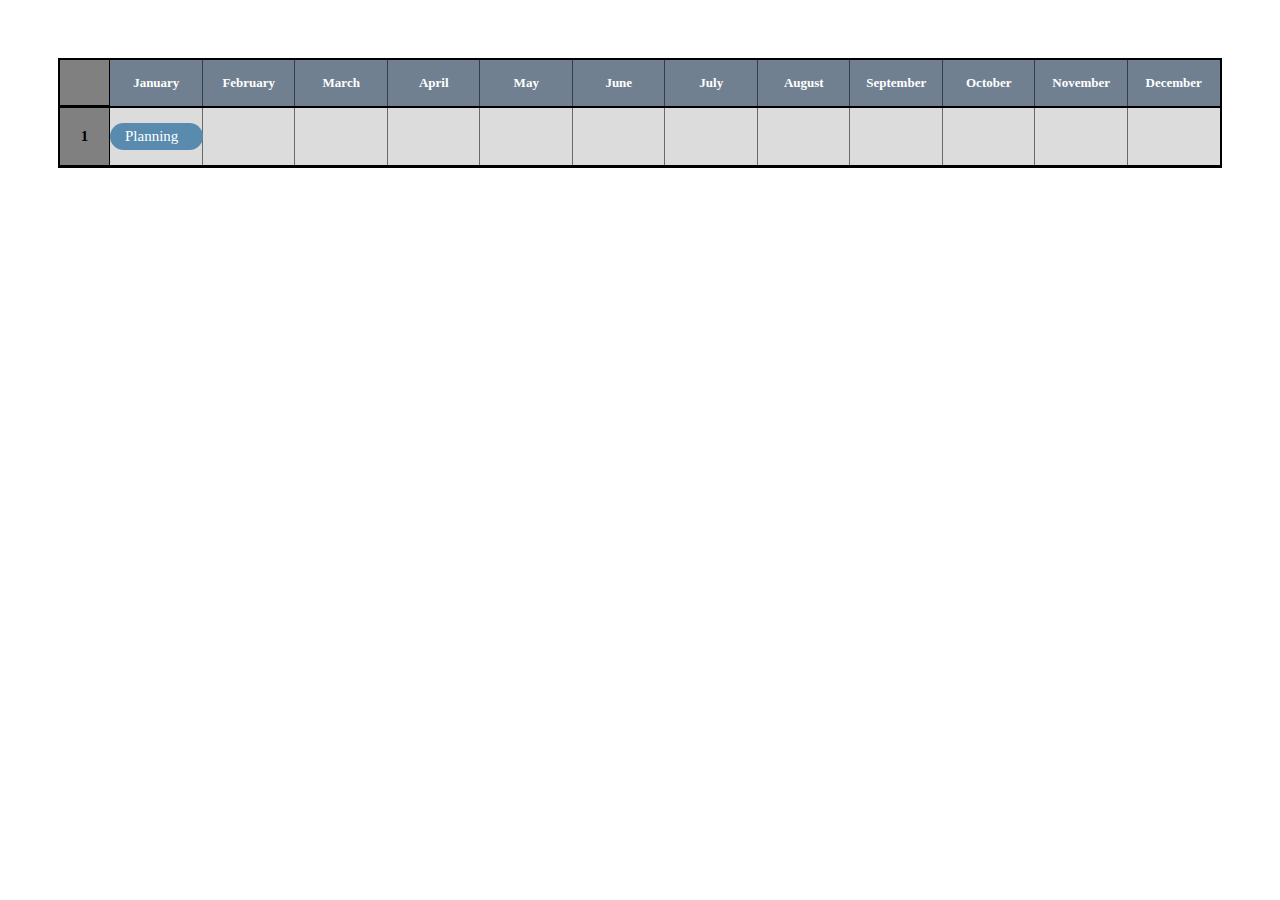
<file: gannt-diagram-prototype.html>
<!DOCTYPE html>
<html lang="en">
	<head>
		<meta charset="UTF-8" />
		<meta name="viewport" content="width=device-width, initial-scale=1.0" />
		<title>Document</title>
	</head>
	<body>
		<div class="container">
			<div class="chart">
				<div class="chart-row chart-period">
					<div class="chart-row-item"></div>
					<span>January</span>
					<span>February</span>
					<span>March</span>
					<span>April</span>
					<span>May</span>
					<span>June</span>
					<span>July</span>
					<span>August</span>
					<span>September</span>
					<span>October</span>
					<span>November</span>
					<span>December</span>
				</div>
				<div class="chart-row chart-lines">
					<span></span><span></span><span></span> <span></span><span></span
					><span></span> <span></span><span></span><span></span> <span></span
					><span></span> <span></span>
				</div>
				<div class="chart-row chart-lines">
					<span></span>
					<span></span>
					<span></span>
					<span></span>
					<span></span>
					<span></span>
					<span></span>
					<span></span>
					<span></span>
					<span></span>
					<span></span>
					<span></span>
				</div>
				<div class="chart-row">
					<div class="chart-row-item">1</div>
					<ul class="chart-row-bars">
						<li class="chart-li-one">Planning</li>
					</ul>
				</div>
			</div>
		</div>
		<style>
			.container {
				max-width: 1200px;
				min-width: 650px;
				margin: 0 auto;
				padding: 50px;
			}
			.chart {
				display: grid;
				border: 2px solid #000;
				position: relative;
				overflow: hidden;
			}
			.chart-row {
				display: grid;
				grid-template-columns: 50px 1fr;
				background-color: #dcdcdc;
			}
			.chart-period {
				color: #fff;
				background-color: #708090 !important;
				border-bottom: 2px solid #000;
				grid-template-columns: 50px repeat(12, 1fr);
			}
			.chart-period > span {
				text-align: center;
				font-size: 13px;
				align-self: center;
				font-weight: bold;
				padding: 15px 0;
			}
			.chart-lines {
				position: absolute;
				height: 100%;
				width: 100%;
				background-color: transparent;
				grid-template-columns: 50px repeat(12, 1fr);
			}
			.chart-lines > span {
				display: block;
				border-right: 1px solid rgba(0, 0, 0, 0.3);
			}
			.chart-row-item {
				background-color: #808080;
				border: 1px solid #000;
				border-top: 0;
				border-left: 0;
				padding: 20px 0;
				font-size: 15px;
				font-weight: bold;
				text-align: center;
			}
			.chart-row-bars {
				list-style: none;
				display: grid;
				padding: 15px 0;
				margin: 0;
				grid-template-columns: repeat(12, 1fr);
				grid-gap: 10px 0;
				border-bottom: 1px solid #000;
			}
			li {
				font-weight: 450;
				text-align: left;
				font-size: 15px;
				min-height: 15px;
				background-color: #708090;
				padding: 5px 15px;
				color: #fff;
				overflow: hidden;
				position: relative;
				cursor: pointer;
				border-radius: 15px;
			}

			ul .chart-li-one {
				grid-column: 1/2;
				background-color: #588bae;
			}
		</style>
	</body>
</html>
</file>
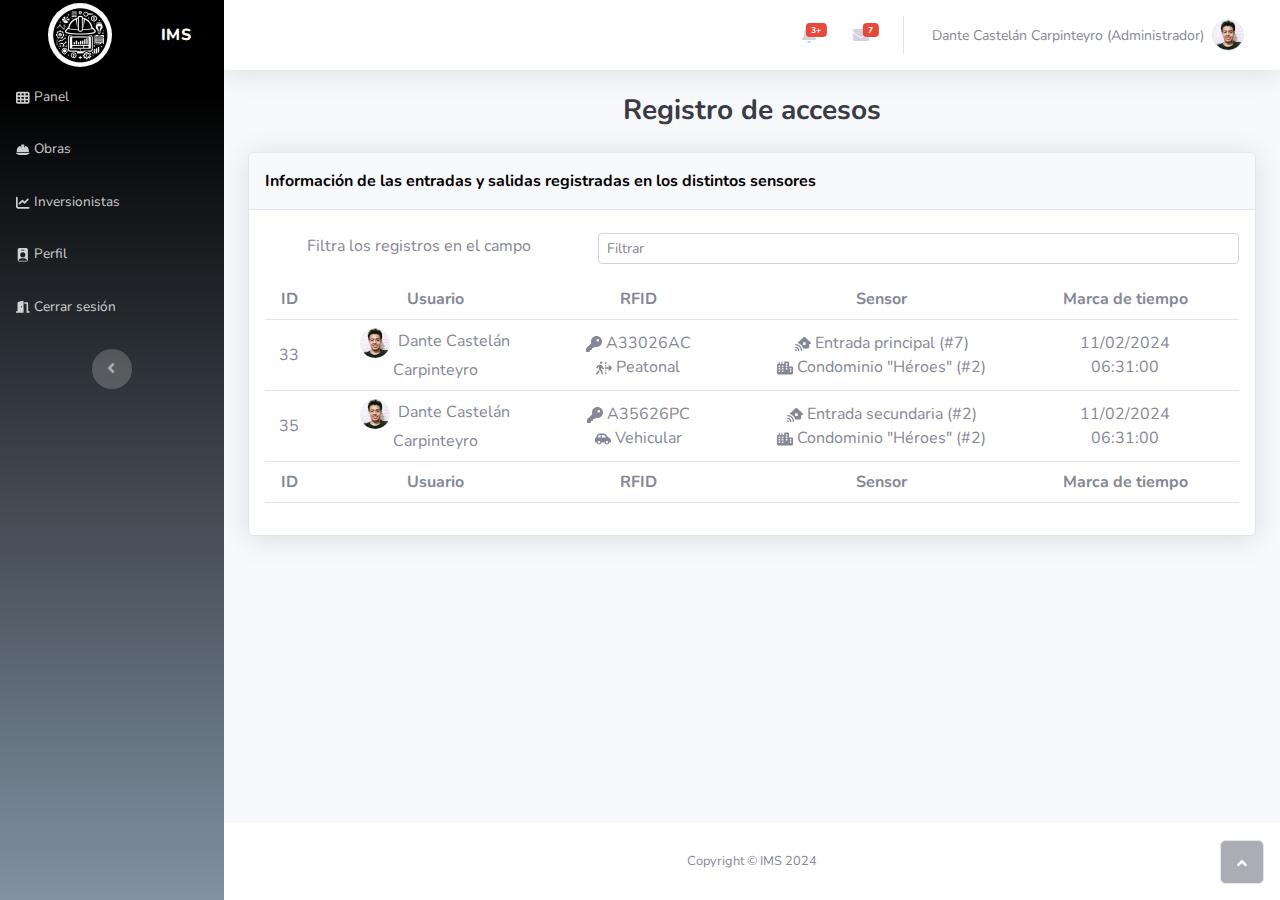
<file: bs-exports/access-history.html>
<!DOCTYPE html>
<html>

<head>
    <meta charset="utf-8">
    <meta name="viewport" content="width=device-width, initial-scale=1.0, shrink-to-fit=no">
    <title>Table - Brand</title>
    <meta name="author" content="Dante Castelán Carpinteyro">
    <meta name="twitter:image" content="https://ims.castelancarpinteyro.com/assets/img/logo.jpeg">
    <meta property="og:image" content="https://ims.castelancarpinteyro.com/assets/img/logo.jpeg">
    <link rel="icon" type="image/png" sizes="550x550" href="../assets/img/sgi-logo-resized.png">
    <link rel="icon" type="image/png" sizes="550x550" href="../assets/img/sgi-logo-resized.png">
    <link rel="icon" type="image/png" sizes="550x550" href="../assets/img/sgi-logo-resized.png">
    <link rel="icon" type="image/png" sizes="550x550" href="../assets/img/sgi-logo-resized.png">
    <link rel="icon" type="image/png" sizes="550x550" href="../assets/img/sgi-logo-resized.png">
    <link rel="stylesheet" href="../assets/bootstrap/css/bootstrap.min.css">
    <link rel="stylesheet" href="https://fonts.googleapis.com/css?family=Nunito:200,200i,300,300i,400,400i,600,600i,700,700i,800,800i,900,900i&amp;display=swap">
    <link rel="stylesheet" href="https://use.fontawesome.com/releases/v5.12.0/css/all.css">
    <link rel="stylesheet" href="../assets/css/best-carousel-slide.css">
    <link rel="stylesheet" href="../assets/css/ims.css">
    <link rel="stylesheet" href="../assets/css/progress-circle.css">
</head>

<body id="page-top">
    <div id="wrapper">
        <nav class="navbar navbar-dark align-items-start sidebar sidebar-dark accordion bg-gradient-primary p-0">
            <div class="container-fluid d-flex flex-column p-0"><a class="navbar-brand d-flex justify-content-center align-items-center sidebar-brand m-0" href="#">
                    <div class="sidebar-brand-icon mx-0 px-0"><img class="col-6 rounded-circle" src="../assets/img/logo.jpeg"></div>
                    <div class="sidebar-brand-text mx-3"><span>IMS</span></div>
                </a>
                <hr class="sidebar-divider my-0">
                <ul class="navbar-nav text-light" id="accordionSidebar">
                    <li class="nav-item"><a class="nav-link" href="index.html"><svg xmlns="http://www.w3.org/2000/svg" viewBox="0 0 512 512" width="1em" height="1em" fill="currentColor">
                                <!--! Font Awesome Free 6.1.1 by @fontawesome - https://fontawesome.com License - https://fontawesome.com/license/free (Icons: CC BY 4.0, Fonts: SIL OFL 1.1, Code: MIT License) Copyright 2022 Fonticons, Inc. -->
                                <path d="M448 32C483.3 32 512 60.65 512 96V416C512 451.3 483.3 480 448 480H64C28.65 480 0 451.3 0 416V96C0 60.65 28.65 32 64 32H448zM152 96H64V160H152V96zM208 160H296V96H208V160zM448 96H360V160H448V96zM64 288H152V224H64V288zM296 224H208V288H296V224zM360 288H448V224H360V288zM152 352H64V416H152V352zM208 416H296V352H208V416zM448 352H360V416H448V352z"></path>
                            </svg>&nbsp;<span>Panel</span></a></li>
                    <li class="nav-item"><a class="nav-link" href="current-building-works.html"><svg xmlns="http://www.w3.org/2000/svg" viewBox="0 -32 576 576" width="1em" height="1em" fill="currentColor">
                                <!--! Font Awesome Free 6.1.1 by @fontawesome - https://fontawesome.com License - https://fontawesome.com/license/free (Icons: CC BY 4.0, Fonts: SIL OFL 1.1, Code: MIT License) Copyright 2022 Fonticons, Inc. -->
                                <path d="M544 280.9c0-89.17-61.83-165.4-139.6-197.4L352 174.2V49.78C352 39.91 344.1 32 334.2 32H241.8C231.9 32 224 39.91 224 49.78v124.4L171.6 83.53C93.83 115.5 32 191.7 32 280.9L31.99 352h512L544 280.9zM574.7 393.7C572.2 387.8 566.4 384 560 384h-544c-6.375 0-12.16 3.812-14.69 9.656c-2.531 5.875-1.344 12.69 3.062 17.34C7.031 413.8 72.02 480 287.1 480s280.1-66.19 283.6-69C576 406.3 577.2 399.5 574.7 393.7z"></path>
                            </svg>&nbsp;<span>Obras</span></a></li>
                    <li class="nav-item"><a class="nav-link" href="access-history.html"><svg xmlns="http://www.w3.org/2000/svg" viewBox="0 0 512 512" width="1em" height="1em" fill="currentColor">
                                <!--! Font Awesome Free 6.1.1 by @fontawesome - https://fontawesome.com License - https://fontawesome.com/license/free (Icons: CC BY 4.0, Fonts: SIL OFL 1.1, Code: MIT License) Copyright 2022 Fonticons, Inc. -->
                                <path d="M64 400C64 408.8 71.16 416 80 416H480C497.7 416 512 430.3 512 448C512 465.7 497.7 480 480 480H80C35.82 480 0 444.2 0 400V64C0 46.33 14.33 32 32 32C49.67 32 64 46.33 64 64V400zM342.6 278.6C330.1 291.1 309.9 291.1 297.4 278.6L240 221.3L150.6 310.6C138.1 323.1 117.9 323.1 105.4 310.6C92.88 298.1 92.88 277.9 105.4 265.4L217.4 153.4C229.9 140.9 250.1 140.9 262.6 153.4L320 210.7L425.4 105.4C437.9 92.88 458.1 92.88 470.6 105.4C483.1 117.9 483.1 138.1 470.6 150.6L342.6 278.6z"></path>
                            </svg>&nbsp;<span>Inversionistas</span></a></li>
                    <li class="nav-item"><a class="nav-link" href="profile.html"><svg xmlns="http://www.w3.org/2000/svg" width="1em" height="1em" fill="currentColor" viewBox="0 0 16 16" class="bi bi-person-badge-fill">
                                <path d="M2 2a2 2 0 0 1 2-2h8a2 2 0 0 1 2 2v12a2 2 0 0 1-2 2H4a2 2 0 0 1-2-2V2zm4.5 0a.5.5 0 0 0 0 1h3a.5.5 0 0 0 0-1h-3zM8 11a3 3 0 1 0 0-6 3 3 0 0 0 0 6zm5 2.755C12.146 12.825 10.623 12 8 12s-4.146.826-5 1.755V14a1 1 0 0 0 1 1h8a1 1 0 0 0 1-1v-.245z"></path>
                            </svg>&nbsp;<span>Perfil</span></a></li>
                    <li class="nav-item"><a class="nav-link" href="php scripts/logout.php"><svg xmlns="http://www.w3.org/2000/svg" viewBox="0 -32 576 576" width="1em" height="1em" fill="currentColor">
                                <!--! Font Awesome Free 6.1.1 by @fontawesome - https://fontawesome.com License - https://fontawesome.com/license/free (Icons: CC BY 4.0, Fonts: SIL OFL 1.1, Code: MIT License) Copyright 2022 Fonticons, Inc. -->
                                <path d="M560 448H512V113.5c0-27.25-21.5-49.5-48-49.5L352 64.01V128h96V512h112c8.875 0 16-7.125 16-15.1v-31.1C576 455.1 568.9 448 560 448zM280.3 1.007l-192 49.75C73.1 54.51 64 67.76 64 82.88V448H16c-8.875 0-16 7.125-16 15.1v31.1C0 504.9 7.125 512 16 512H320V33.13C320 11.63 300.5-4.243 280.3 1.007zM232 288c-13.25 0-24-14.37-24-31.1c0-17.62 10.75-31.1 24-31.1S256 238.4 256 256C256 273.6 245.3 288 232 288z"></path>
                            </svg>&nbsp;<span>Cerrar sesión</span></a></li>
                </ul>
                <div class="text-center d-none d-md-inline"><button class="btn rounded-circle border-0" id="sidebarToggle" type="button"></button></div>
            </div>
        </nav>
        <div class="d-flex flex-column" id="content-wrapper">
            <div id="content">
                <nav class="navbar navbar-light navbar-expand bg-white shadow mb-4 topbar static-top">
                    <div class="container-fluid"><button class="btn btn-link d-md-none rounded-circle me-3" id="sidebarToggleTop" type="button"><i class="fas fa-bars"></i></button>
                        <ul class="navbar-nav flex-nowrap ms-auto">
                            <li class="nav-item dropdown d-sm-none no-arrow"><a class="dropdown-toggle nav-link" aria-expanded="false" data-bs-toggle="dropdown" href="#"><i class="fas fa-search"></i></a>
                                <div class="dropdown-menu dropdown-menu-end p-3 animated--grow-in" aria-labelledby="searchDropdown">
                                    <form class="me-auto navbar-search w-100">
                                        <div class="input-group"><input class="bg-light form-control border-0 small" type="text" placeholder="Search for ...">
                                            <div class="input-group-append"><button class="btn btn-primary py-0" type="button"><i class="fas fa-search"></i></button></div>
                                        </div>
                                    </form>
                                </div>
                            </li>
                            <li class="nav-item dropdown no-arrow mx-1">
                                <div class="nav-item dropdown no-arrow"><a class="dropdown-toggle nav-link" aria-expanded="false" data-bs-toggle="dropdown" href="#"><span class="badge bg-danger badge-counter">3+</span><i class="fas fa-bell fa-fw"></i></a>
                                    <div class="dropdown-menu dropdown-menu-end dropdown-list animated--grow-in">
                                        <h6 class="dropdown-header">alerts center</h6><a class="dropdown-item d-flex align-items-center" href="#">
                                            <div class="me-3">
                                                <div class="bg-primary icon-circle"><i class="fas fa-file-alt text-white"></i></div>
                                            </div>
                                            <div><span class="small text-gray-500">December 12, 2019</span>
                                                <p>A new monthly report is ready to download!</p>
                                            </div>
                                        </a><a class="dropdown-item d-flex align-items-center" href="#">
                                            <div class="me-3">
                                                <div class="bg-success icon-circle"><i class="fas fa-donate text-white"></i></div>
                                            </div>
                                            <div><span class="small text-gray-500">December 7, 2019</span>
                                                <p>$290.29 has been deposited into your account!</p>
                                            </div>
                                        </a><a class="dropdown-item d-flex align-items-center" href="#">
                                            <div class="me-3">
                                                <div class="bg-warning icon-circle"><i class="fas fa-exclamation-triangle text-white"></i></div>
                                            </div>
                                            <div><span class="small text-gray-500">December 2, 2019</span>
                                                <p>Spending Alert: We've noticed unusually high spending for your account.</p>
                                            </div>
                                        </a><a class="dropdown-item text-center small text-gray-500" href="#">Show All Alerts</a>
                                    </div>
                                </div>
                            </li>
                            <li class="nav-item dropdown no-arrow mx-1">
                                <div class="nav-item dropdown no-arrow"><a class="dropdown-toggle nav-link" aria-expanded="false" data-bs-toggle="dropdown" href="#"><span class="badge bg-danger badge-counter">7</span><i class="fas fa-envelope fa-fw"></i></a>
                                    <div class="dropdown-menu dropdown-menu-end dropdown-list animated--grow-in">
                                        <h6 class="dropdown-header">alerts center</h6><a class="dropdown-item d-flex align-items-center" href="#">
                                            <div class="dropdown-list-image me-3"><img class="rounded-circle" src="../assets/img/avatars/avatar4.jpeg">
                                                <div class="bg-success status-indicator"></div>
                                            </div>
                                            <div class="fw-bold">
                                                <div class="text-truncate"><span>Hi there! I am wondering if you can help me with a problem I've been having.</span></div>
                                                <p class="small text-gray-500 mb-0">Emily Fowler - 58m</p>
                                            </div>
                                        </a><a class="dropdown-item d-flex align-items-center" href="#">
                                            <div class="dropdown-list-image me-3"><img class="rounded-circle" src="../assets/img/avatars/avatar2.jpeg">
                                                <div class="status-indicator"></div>
                                            </div>
                                            <div class="fw-bold">
                                                <div class="text-truncate"><span>I have the photos that you ordered last month!</span></div>
                                                <p class="small text-gray-500 mb-0">Jae Chun - 1d</p>
                                            </div>
                                        </a><a class="dropdown-item d-flex align-items-center" href="#">
                                            <div class="dropdown-list-image me-3"><img class="rounded-circle" src="../assets/img/avatars/avatar3.jpeg">
                                                <div class="bg-warning status-indicator"></div>
                                            </div>
                                            <div class="fw-bold">
                                                <div class="text-truncate"><span>Last month's report looks great, I am very happy with the progress so far, keep up the good work!</span></div>
                                                <p class="small text-gray-500 mb-0">Morgan Alvarez - 2d</p>
                                            </div>
                                        </a><a class="dropdown-item d-flex align-items-center" href="#">
                                            <div class="dropdown-list-image me-3"><img class="rounded-circle" src="../assets/img/avatars/avatar5.jpeg">
                                                <div class="bg-success status-indicator"></div>
                                            </div>
                                            <div class="fw-bold">
                                                <div class="text-truncate"><span>Am I a good boy? The reason I ask is because someone told me that people say this to all dogs, even if they aren't good...</span></div>
                                                <p class="small text-gray-500 mb-0">Chicken the Dog · 2w</p>
                                            </div>
                                        </a><a class="dropdown-item text-center small text-gray-500" href="#">Show All Alerts</a>
                                    </div>
                                </div>
                                <div class="shadow dropdown-list dropdown-menu dropdown-menu-end" aria-labelledby="alertsDropdown"></div>
                            </li>
                            <div class="d-none d-sm-block topbar-divider"></div>
                            <li class="nav-item dropdown no-arrow">
                                <div class="nav-item dropdown no-arrow"><a class="dropdown-toggle nav-link" aria-expanded="false" data-bs-toggle="dropdown" href="#"><span class="d-none d-lg-inline me-2 text-gray-600 small">Dante Castelán Carpinteyro (Administrador)</span><img class="border rounded-circle img-profile" src="../assets/img/avatars/dante.jpg"></a>
                                    <div class="dropdown-menu shadow dropdown-menu-end animated--grow-in"><a class="dropdown-item" href="#"><i class="fas fa-user fa-sm fa-fw me-2 text-gray-400"></i>&nbsp;Perfil</a><a class="dropdown-item" href="#"><i class="fas fa-cogs fa-sm fa-fw me-2 text-gray-400"></i>&nbsp;Configuraciones</a><a class="dropdown-item" href="#"><i class="fas fa-list fa-sm fa-fw me-2 text-gray-400"></i>&nbsp;Actividad</a>
                                        <div class="dropdown-divider"></div><a class="dropdown-item" href="#"><i class="fas fa-sign-out-alt fa-sm fa-fw me-2 text-gray-400"></i>&nbsp;Cerrar sesión</a>
                                    </div>
                                </div>
                            </li>
                        </ul>
                    </div>
                </nav>
                <div class="container-fluid">
                    <h3 class="text-dark mb-4 text-center fw-bold">Registro de accesos</h3>
                    <div class="card shadow">
                        <div class="card-header py-3">
                            <p class="text-primary m-0 fw-bold primary-text-branding-color">Información de las entradas y salidas registradas en los distintos sensores</p>
                        </div>
                        <div class="card-body">
                            <div class="row">
                                <div class="col col-12">
                                    <div id="dataTable_filter" class="dataTables_filter">
                                        <div class="row">
                                            <div class="col col-12 col-md-4 d-flex align-middle"><span class="d-flex justify-content-center col-12 py-2">Filtra los registros en el campo</span></div>
                                            <div class="col col-12 col-md-8"><label class="col-form-label col-12"><input type="search" class="form-control form-control-sm" aria-controls="dataTable" placeholder="Filtrar"></label></div>
                                        </div>
                                    </div>
                                </div>
                            </div>
                            <div class="table-responsive table mt-2" id="dataTable" role="grid" aria-describedby="dataTable_info">
                                <table class="table my-0 text-center" id="dataTable">
                                    <thead>
                                        <tr>
                                            <th style="width: 5%;">ID</th>
                                            <th class="col-3">Usuario</th>
                                            <th class="col-2">RFID</th>
                                            <th class="col-4">Sensor</th>
                                            <th class="col-2">Marca de tiempo</th>
                                        </tr>
                                    </thead>
                                    <tbody>
                                        <tr class="align-middle">
                                            <td>33</td>
                                            <td>
                                                <div class="row">
                                                    <div class="col col-12"><span><img class="rounded-circle me-2" width="30" height="30" src="../assets/img/avatars/dante.jpg">Dante Castelán Carpinteyro</span></div>
                                                </div>
                                            </td>
                                            <td>
                                                <div class="row">
                                                    <div class="col col-12"><span><svg xmlns="http://www.w3.org/2000/svg" viewBox="0 0 512 512" width="1em" height="1em" fill="currentColor">
                                                                <!--! Font Awesome Free 6.1.1 by @fontawesome - https://fontawesome.com License - https://fontawesome.com/license/free (Icons: CC BY 4.0, Fonts: SIL OFL 1.1, Code: MIT License) Copyright 2022 Fonticons, Inc. -->
                                                                <path d="M282.3 343.7L248.1 376.1C244.5 381.5 238.4 384 232 384H192V424C192 437.3 181.3 448 168 448H128V488C128 501.3 117.3 512 104 512H24C10.75 512 0 501.3 0 488V408C0 401.6 2.529 395.5 7.029 391L168.3 229.7C162.9 212.8 160 194.7 160 176C160 78.8 238.8 0 336 0C433.2 0 512 78.8 512 176C512 273.2 433.2 352 336 352C317.3 352 299.2 349.1 282.3 343.7zM376 176C398.1 176 416 158.1 416 136C416 113.9 398.1 96 376 96C353.9 96 336 113.9 336 136C336 158.1 353.9 176 376 176z"></path>
                                                            </svg>&nbsp;A33026AC<br></span></div>
                                                    <div class="col col-12"><span><svg xmlns="http://www.w3.org/2000/svg" viewBox="0 -64 640 640" width="1em" height="1em" fill="currentColor">
                                                                <!--! Font Awesome Free 6.1.1 by @fontawesome - https://fontawesome.com License - https://fontawesome.com/license/free (Icons: CC BY 4.0, Fonts: SIL OFL 1.1, Code: MIT License) Copyright 2022 Fonticons, Inc. -->
                                                                <path d="M160 48C160 21.49 181.5 0 208 0C234.5 0 256 21.49 256 48C256 74.51 234.5 96 208 96C181.5 96 160 74.51 160 48V48zM112.7 205.4C97.41 212.2 85.42 224.6 79.22 240.1L77.71 243.9C71.15 260.3 52.53 268.3 36.12 261.7C19.71 255.1 11.73 236.5 18.29 220.1L19.8 216.3C32.19 185.4 56.18 160.5 86.66 146.9L97.66 142C118.5 132.8 140.1 128 163.7 128C208.3 128 248.5 154.8 265.6 195.9L280.1 232.7L302.3 243.4C318.1 251.3 324.5 270.5 316.6 286.3C308.7 302.1 289.5 308.5 273.7 300.6L247 287.3C236.7 282.1 228.6 273.4 224.2 262.8L214.6 239.8L195.3 305.3L244.8 359.4C250.2 365.3 254.1 372.4 256 380.2L279 472.2C283.3 489.4 272.9 506.8 255.8 511C238.6 515.3 221.2 504.9 216.1 487.8L194.9 399.6L124.3 322.5C109.5 306.4 103.1 283.9 109.6 262.8L126.5 199.3C125.6 199.7 124.6 200.1 123.7 200.5L112.7 205.4zM100.7 344.2L141.4 388.6L126.9 424.8C124.5 430.9 120.9 436.4 116.3 440.9L54.63 502.6C42.13 515.1 21.87 515.1 9.372 502.6C-3.124 490.1-3.124 469.9 9.372 457.4L68.73 398L93.69 335.6C95.84 338.6 98.17 341.4 100.7 344.2H100.7zM630.6 233.4C643.1 245.9 643.1 266.1 630.6 278.6L550.6 358.6C538.1 371.1 517.9 371.1 505.4 358.6C492.9 346.1 492.9 325.9 505.4 313.4L530.7 288H384C366.3 288 352 273.7 352 256C352 238.3 366.3 224 384 224H530.7L505.4 198.6C492.9 186.1 492.9 165.9 505.4 153.4C517.9 140.9 538.1 140.9 550.6 153.4L630.6 233.4zM392 0C405.3 0 416 10.75 416 24V72C416 85.25 405.3 96 392 96C378.7 96 368 85.25 368 72V24C368 10.75 378.7 0 392 0zM416 168C416 181.3 405.3 192 392 192C378.7 192 368 181.3 368 168V152C368 138.7 378.7 128 392 128C405.3 128 416 138.7 416 152V168zM392 320C405.3 320 416 330.7 416 344V360C416 373.3 405.3 384 392 384C378.7 384 368 373.3 368 360V344C368 330.7 378.7 320 392 320zM416 488C416 501.3 405.3 512 392 512C378.7 512 368 501.3 368 488V440C368 426.7 378.7 416 392 416C405.3 416 416 426.7 416 440V488z"></path>
                                                            </svg>&nbsp;Peatonal<br></span></div>
                                                </div>
                                            </td>
                                            <td>
                                                <div class="row">
                                                    <div class="col col-12 py-0"><span><svg xmlns="http://www.w3.org/2000/svg" viewBox="0 -32 576 576" width="1em" height="1em" fill="currentColor">
                                                                <!--! Font Awesome Free 6.1.1 by @fontawesome - https://fontawesome.com License - https://fontawesome.com/license/free (Icons: CC BY 4.0, Fonts: SIL OFL 1.1, Code: MIT License) Copyright 2022 Fonticons, Inc. -->
                                                                <path d="M314.3 8.486C326.6-2.829 345.4-2.829 357.7 8.486L565.7 200.5C575.4 209.4 578.6 223.4 573.8 235.7C569 247.9 557.2 256 544 256H512V368C512 394.5 490.5 416 464 416H296.4C272.7 317.5 195.4 239.1 97.06 215.8C98.58 210.1 101.7 204.7 106.3 200.5L314.3 8.486zM304 192C295.2 192 287.1 199.2 287.1 208V272C287.1 280.8 295.2 288 304 288H368C376.8 288 384 280.8 384 272V208C384 199.2 376.8 192 368 192H304zM256 488C256 501.3 245.3 512 232 512C218.7 512 208 501.3 208 488C208 386.4 125.6 304 24 304C10.75 304 0 293.3 0 280C0 266.7 10.75 256 24 256C152.1 256 256 359.9 256 488zM0 480C0 462.3 14.33 448 32 448C49.67 448 64 462.3 64 480C64 497.7 49.67 512 32 512C14.33 512 0 497.7 0 480zM0 376C0 362.7 10.75 352 24 352C99.11 352 160 412.9 160 488C160 501.3 149.3 512 136 512C122.7 512 112 501.3 112 488C112 439.4 72.6 400 24 400C10.75 400 0 389.3 0 376z"></path>
                                                            </svg>&nbsp;Entrada principal (#7)<br></span></div>
                                                    <div class="col col-12"><span><svg xmlns="http://www.w3.org/2000/svg" viewBox="0 -64 640 640" width="1em" height="1em" fill="currentColor">
                                                                <!--! Font Awesome Free 6.1.1 by @fontawesome - https://fontawesome.com License - https://fontawesome.com/license/free (Icons: CC BY 4.0, Fonts: SIL OFL 1.1, Code: MIT License) Copyright 2022 Fonticons, Inc. -->
                                                                <path d="M480 192H592C618.5 192 640 213.5 640 240V464C640 490.5 618.5 512 592 512H48C21.49 512 0 490.5 0 464V144C0 117.5 21.49 96 48 96H64V24C64 10.75 74.75 0 88 0C101.3 0 112 10.75 112 24V96H176V24C176 10.75 186.7 0 200 0C213.3 0 224 10.75 224 24V96H288V48C288 21.49 309.5 0 336 0H432C458.5 0 480 21.49 480 48V192zM576 368C576 359.2 568.8 352 560 352H528C519.2 352 512 359.2 512 368V400C512 408.8 519.2 416 528 416H560C568.8 416 576 408.8 576 400V368zM240 416C248.8 416 256 408.8 256 400V368C256 359.2 248.8 352 240 352H208C199.2 352 192 359.2 192 368V400C192 408.8 199.2 416 208 416H240zM128 368C128 359.2 120.8 352 112 352H80C71.16 352 64 359.2 64 368V400C64 408.8 71.16 416 80 416H112C120.8 416 128 408.8 128 400V368zM528 256C519.2 256 512 263.2 512 272V304C512 312.8 519.2 320 528 320H560C568.8 320 576 312.8 576 304V272C576 263.2 568.8 256 560 256H528zM256 176C256 167.2 248.8 160 240 160H208C199.2 160 192 167.2 192 176V208C192 216.8 199.2 224 208 224H240C248.8 224 256 216.8 256 208V176zM80 160C71.16 160 64 167.2 64 176V208C64 216.8 71.16 224 80 224H112C120.8 224 128 216.8 128 208V176C128 167.2 120.8 160 112 160H80zM256 272C256 263.2 248.8 256 240 256H208C199.2 256 192 263.2 192 272V304C192 312.8 199.2 320 208 320H240C248.8 320 256 312.8 256 304V272zM112 320C120.8 320 128 312.8 128 304V272C128 263.2 120.8 256 112 256H80C71.16 256 64 263.2 64 272V304C64 312.8 71.16 320 80 320H112zM416 272C416 263.2 408.8 256 400 256H368C359.2 256 352 263.2 352 272V304C352 312.8 359.2 320 368 320H400C408.8 320 416 312.8 416 304V272zM368 64C359.2 64 352 71.16 352 80V112C352 120.8 359.2 128 368 128H400C408.8 128 416 120.8 416 112V80C416 71.16 408.8 64 400 64H368zM416 176C416 167.2 408.8 160 400 160H368C359.2 160 352 167.2 352 176V208C352 216.8 359.2 224 368 224H400C408.8 224 416 216.8 416 208V176z"></path>
                                                            </svg>&nbsp;Condominio "Héroes" (#2)<br></span></div>
                                                </div>
                                            </td>
                                            <td>11/02/2024 06:31:00</td>
                                        </tr>
                                        <tr class="align-middle">
                                            <td>35</td>
                                            <td>
                                                <div class="row">
                                                    <div class="col col-12"><span><img class="rounded-circle me-2" width="30" height="30" src="../assets/img/avatars/dante.jpg">Dante Castelán Carpinteyro</span></div>
                                                </div>
                                            </td>
                                            <td>
                                                <div class="row">
                                                    <div class="col col-12"><span><svg xmlns="http://www.w3.org/2000/svg" viewBox="0 0 512 512" width="1em" height="1em" fill="currentColor">
                                                                <!--! Font Awesome Free 6.1.1 by @fontawesome - https://fontawesome.com License - https://fontawesome.com/license/free (Icons: CC BY 4.0, Fonts: SIL OFL 1.1, Code: MIT License) Copyright 2022 Fonticons, Inc. -->
                                                                <path d="M282.3 343.7L248.1 376.1C244.5 381.5 238.4 384 232 384H192V424C192 437.3 181.3 448 168 448H128V488C128 501.3 117.3 512 104 512H24C10.75 512 0 501.3 0 488V408C0 401.6 2.529 395.5 7.029 391L168.3 229.7C162.9 212.8 160 194.7 160 176C160 78.8 238.8 0 336 0C433.2 0 512 78.8 512 176C512 273.2 433.2 352 336 352C317.3 352 299.2 349.1 282.3 343.7zM376 176C398.1 176 416 158.1 416 136C416 113.9 398.1 96 376 96C353.9 96 336 113.9 336 136C336 158.1 353.9 176 376 176z"></path>
                                                            </svg>&nbsp;A35626PC<br></span></div>
                                                    <div class="col col-12"><span><svg xmlns="http://www.w3.org/2000/svg" viewBox="0 -64 640 640" width="1em" height="1em" fill="currentColor">
                                                                <!--! Font Awesome Free 6.1.1 by @fontawesome - https://fontawesome.com License - https://fontawesome.com/license/free (Icons: CC BY 4.0, Fonts: SIL OFL 1.1, Code: MIT License) Copyright 2022 Fonticons, Inc. -->
                                                                <path d="M640 320V368C640 385.7 625.7 400 608 400H574.7C567.1 445.4 527.6 480 480 480C432.4 480 392.9 445.4 385.3 400H254.7C247.1 445.4 207.6 480 160 480C112.4 480 72.94 445.4 65.33 400H32C14.33 400 0 385.7 0 368V256C0 228.9 16.81 205.8 40.56 196.4L82.2 92.35C96.78 55.9 132.1 32 171.3 32H353.2C382.4 32 409.1 45.26 428.2 68.03L528.2 193C591.2 200.1 640 254.8 640 319.1V320zM171.3 96C158.2 96 146.5 103.1 141.6 116.1L111.3 192H224V96H171.3zM272 192H445.4L378.2 108C372.2 100.4 362.1 96 353.2 96H272V192zM525.3 400C527 394.1 528 389.6 528 384C528 357.5 506.5 336 480 336C453.5 336 432 357.5 432 384C432 389.6 432.1 394.1 434.7 400C441.3 418.6 459.1 432 480 432C500.9 432 518.7 418.6 525.3 400zM205.3 400C207 394.1 208 389.6 208 384C208 357.5 186.5 336 160 336C133.5 336 112 357.5 112 384C112 389.6 112.1 394.1 114.7 400C121.3 418.6 139.1 432 160 432C180.9 432 198.7 418.6 205.3 400z"></path>
                                                            </svg>&nbsp;Vehicular<br></span></div>
                                                </div>
                                            </td>
                                            <td>
                                                <div class="row">
                                                    <div class="col col-12 py-0"><span><svg xmlns="http://www.w3.org/2000/svg" viewBox="0 -32 576 576" width="1em" height="1em" fill="currentColor">
                                                                <!--! Font Awesome Free 6.1.1 by @fontawesome - https://fontawesome.com License - https://fontawesome.com/license/free (Icons: CC BY 4.0, Fonts: SIL OFL 1.1, Code: MIT License) Copyright 2022 Fonticons, Inc. -->
                                                                <path d="M314.3 8.486C326.6-2.829 345.4-2.829 357.7 8.486L565.7 200.5C575.4 209.4 578.6 223.4 573.8 235.7C569 247.9 557.2 256 544 256H512V368C512 394.5 490.5 416 464 416H296.4C272.7 317.5 195.4 239.1 97.06 215.8C98.58 210.1 101.7 204.7 106.3 200.5L314.3 8.486zM304 192C295.2 192 287.1 199.2 287.1 208V272C287.1 280.8 295.2 288 304 288H368C376.8 288 384 280.8 384 272V208C384 199.2 376.8 192 368 192H304zM256 488C256 501.3 245.3 512 232 512C218.7 512 208 501.3 208 488C208 386.4 125.6 304 24 304C10.75 304 0 293.3 0 280C0 266.7 10.75 256 24 256C152.1 256 256 359.9 256 488zM0 480C0 462.3 14.33 448 32 448C49.67 448 64 462.3 64 480C64 497.7 49.67 512 32 512C14.33 512 0 497.7 0 480zM0 376C0 362.7 10.75 352 24 352C99.11 352 160 412.9 160 488C160 501.3 149.3 512 136 512C122.7 512 112 501.3 112 488C112 439.4 72.6 400 24 400C10.75 400 0 389.3 0 376z"></path>
                                                            </svg>&nbsp;Entrada secundaria (#2)<br></span></div>
                                                    <div class="col col-12"><span><svg xmlns="http://www.w3.org/2000/svg" viewBox="0 -64 640 640" width="1em" height="1em" fill="currentColor">
                                                                <!--! Font Awesome Free 6.1.1 by @fontawesome - https://fontawesome.com License - https://fontawesome.com/license/free (Icons: CC BY 4.0, Fonts: SIL OFL 1.1, Code: MIT License) Copyright 2022 Fonticons, Inc. -->
                                                                <path d="M480 192H592C618.5 192 640 213.5 640 240V464C640 490.5 618.5 512 592 512H48C21.49 512 0 490.5 0 464V144C0 117.5 21.49 96 48 96H64V24C64 10.75 74.75 0 88 0C101.3 0 112 10.75 112 24V96H176V24C176 10.75 186.7 0 200 0C213.3 0 224 10.75 224 24V96H288V48C288 21.49 309.5 0 336 0H432C458.5 0 480 21.49 480 48V192zM576 368C576 359.2 568.8 352 560 352H528C519.2 352 512 359.2 512 368V400C512 408.8 519.2 416 528 416H560C568.8 416 576 408.8 576 400V368zM240 416C248.8 416 256 408.8 256 400V368C256 359.2 248.8 352 240 352H208C199.2 352 192 359.2 192 368V400C192 408.8 199.2 416 208 416H240zM128 368C128 359.2 120.8 352 112 352H80C71.16 352 64 359.2 64 368V400C64 408.8 71.16 416 80 416H112C120.8 416 128 408.8 128 400V368zM528 256C519.2 256 512 263.2 512 272V304C512 312.8 519.2 320 528 320H560C568.8 320 576 312.8 576 304V272C576 263.2 568.8 256 560 256H528zM256 176C256 167.2 248.8 160 240 160H208C199.2 160 192 167.2 192 176V208C192 216.8 199.2 224 208 224H240C248.8 224 256 216.8 256 208V176zM80 160C71.16 160 64 167.2 64 176V208C64 216.8 71.16 224 80 224H112C120.8 224 128 216.8 128 208V176C128 167.2 120.8 160 112 160H80zM256 272C256 263.2 248.8 256 240 256H208C199.2 256 192 263.2 192 272V304C192 312.8 199.2 320 208 320H240C248.8 320 256 312.8 256 304V272zM112 320C120.8 320 128 312.8 128 304V272C128 263.2 120.8 256 112 256H80C71.16 256 64 263.2 64 272V304C64 312.8 71.16 320 80 320H112zM416 272C416 263.2 408.8 256 400 256H368C359.2 256 352 263.2 352 272V304C352 312.8 359.2 320 368 320H400C408.8 320 416 312.8 416 304V272zM368 64C359.2 64 352 71.16 352 80V112C352 120.8 359.2 128 368 128H400C408.8 128 416 120.8 416 112V80C416 71.16 408.8 64 400 64H368zM416 176C416 167.2 408.8 160 400 160H368C359.2 160 352 167.2 352 176V208C352 216.8 359.2 224 368 224H400C408.8 224 416 216.8 416 208V176z"></path>
                                                            </svg>&nbsp;Condominio "Héroes" (#2)<br></span></div>
                                                </div>
                                            </td>
                                            <td>11/02/2024 06:31:00</td>
                                        </tr>
                                    </tbody>
                                    <tfoot>
                                        <tr>
                                            <td><strong>ID</strong></td>
                                            <td><strong>Usuario</strong></td>
                                            <td><strong>RFID</strong></td>
                                            <td><strong>Sensor</strong></td>
                                            <td><strong>Marca de tiempo</strong></td>
                                            <td></td>
                                        </tr>
                                    </tfoot>
                                </table>
                            </div>
                        </div>
                    </div>
                </div>
            </div>
            <footer class="bg-white sticky-footer">
                <div class="container my-auto">
                    <div class="text-center my-auto copyright"><span>Copyright © IMS 2024</span></div>
                </div>
            </footer>
        </div><a class="border rounded d-inline scroll-to-top" href="#page-top"><i class="fas fa-angle-up"></i></a>
    </div>
    <script src="https://cdnjs.cloudflare.com/ajax/libs/jquery/3.6.0/jquery.min.js"></script>
    <script src="https://cdn.jsdelivr.net/npm/bootstrap@5.2.0/dist/js/bootstrap.bundle.min.js"></script>
    <script src="../assets/js/bs-init.js"></script>
    <script src="../assets/js/theme.js"></script>
</body>

</html>
</file>
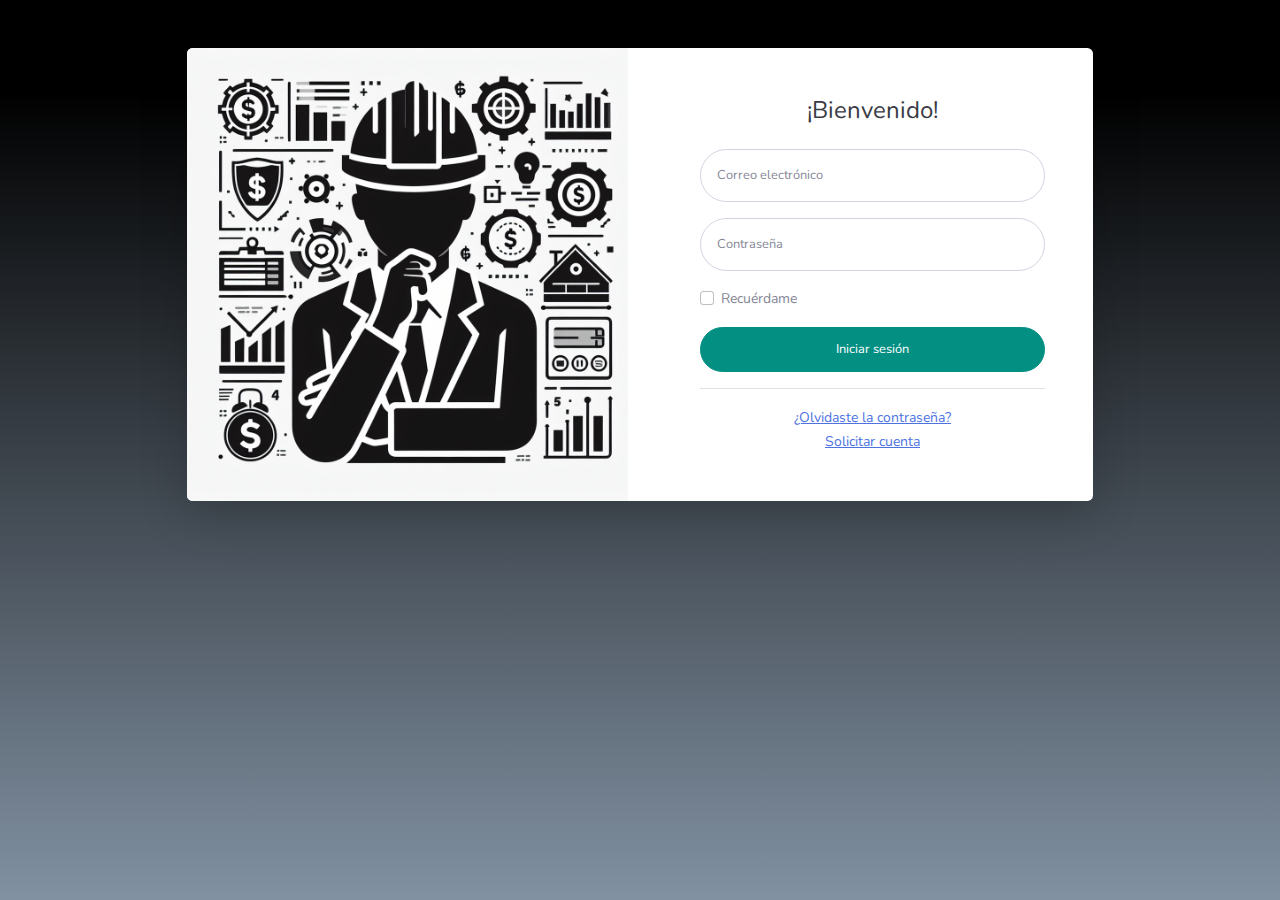
<file: bs-exports/login.html>
<!DOCTYPE html>
<html>

<head>
    <meta charset="utf-8">
    <meta name="viewport" content="width=device-width, initial-scale=1.0, shrink-to-fit=no">
    <title>Login - Brand</title>
    <meta name="author" content="Dante Castelán Carpinteyro">
    <meta name="twitter:image" content="https://ims.castelancarpinteyro.com/assets/img/logo.jpeg">
    <meta property="og:image" content="https://ims.castelancarpinteyro.com/assets/img/logo.jpeg">
    <link rel="icon" type="image/png" sizes="550x550" href="../assets/img/sgi-logo-resized.png">
    <link rel="icon" type="image/png" sizes="550x550" href="../assets/img/sgi-logo-resized.png">
    <link rel="icon" type="image/png" sizes="550x550" href="../assets/img/sgi-logo-resized.png">
    <link rel="icon" type="image/png" sizes="550x550" href="../assets/img/sgi-logo-resized.png">
    <link rel="icon" type="image/png" sizes="550x550" href="../assets/img/sgi-logo-resized.png">
    <link rel="stylesheet" href="../assets/bootstrap/css/bootstrap.min.css">
    <link rel="stylesheet" href="https://fonts.googleapis.com/css?family=Nunito:200,200i,300,300i,400,400i,600,600i,700,700i,800,800i,900,900i&amp;display=swap">
    <link rel="stylesheet" href="https://use.fontawesome.com/releases/v5.12.0/css/all.css">
    <link rel="stylesheet" href="../assets/css/best-carousel-slide.css">
    <link rel="stylesheet" href="../assets/css/ims.css">
    <link rel="stylesheet" href="../assets/css/progress-circle.css">
</head>

<body class="bg-gradient-primary">
    <div class="container">
        <div class="row justify-content-center">
            <div class="col-md-9 col-lg-12 col-xl-10">
                <div class="card shadow-lg o-hidden border-0 my-5">
                    <div class="card-body p-0">
                        <div class="row">
                            <div class="col-lg-6 d-none d-lg-flex">
                                <div class="flex-grow-1 bg-login-image" style="background-image: url(&quot;../assets/img/cover.jpeg&quot;);"></div>
                            </div>
                            <div class="col-lg-6">
                                <div class="p-5">
                                    <div class="text-center">
                                        <h4 class="text-dark mb-4">¡Bienvenido!</h4>
                                    </div>
                                    <form class="user" action="php scripts/login.php" method="post">
                                        <div class="mb-3"><input class="form-control form-control-user" type="email" id="exampleInputEmail" aria-describedby="emailHelp" placeholder="Correo electrónico" name="email"></div>
                                        <div class="mb-3"><input class="form-control form-control-user" type="password" id="exampleInputPassword" placeholder="Contraseña" name="password"></div>
                                        <div class="mb-3">
                                            <div class="custom-control custom-checkbox small">
                                                <div class="form-check"><input class="form-check-input custom-control-input" type="checkbox" id="formCheck-1"><label class="form-check-label custom-control-label" for="formCheck-1">Recuérdame</label></div>
                                            </div>
                                        </div><button class="btn btn-primary d-block btn-user w-100 primary-background-branding-color" type="submit">Iniciar sesión</button>
                                        <hr>
                                    </form>
                                    <div class="text-center"><a class="small" href="forgot-password.html">¿Olvidaste la contraseña?</a></div>
                                    <div class="text-center"><a class="small" href="register.html">Solicitar cuenta</a></div>
                                </div>
                            </div>
                        </div>
                    </div>
                </div>
            </div>
        </div>
    </div>
    <script src="https://cdnjs.cloudflare.com/ajax/libs/jquery/3.6.0/jquery.min.js"></script>
    <script src="https://cdn.jsdelivr.net/npm/bootstrap@5.2.0/dist/js/bootstrap.bundle.min.js"></script>
    <script src="../assets/js/bs-init.js"></script>
    <script src="../assets/js/theme.js"></script>
</body>

</html>
</file>
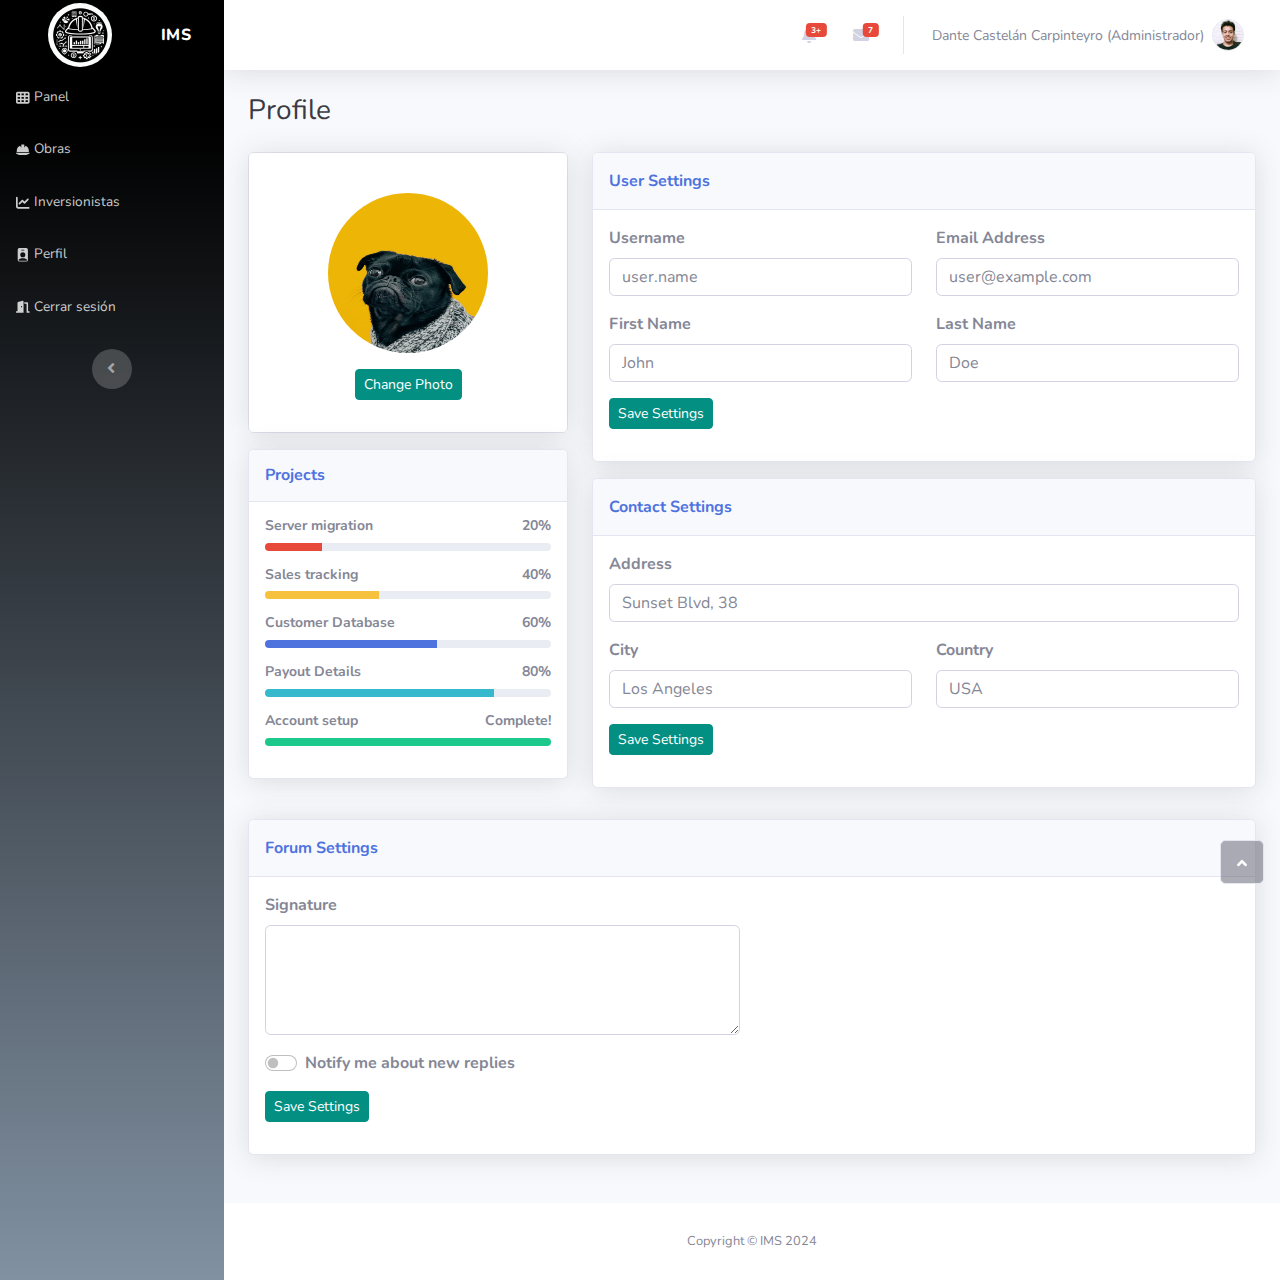
<file: bs-exports/profile.html>
<!DOCTYPE html>
<html>

<head>
    <meta charset="utf-8">
    <meta name="viewport" content="width=device-width, initial-scale=1.0, shrink-to-fit=no">
    <title>Profile - Brand</title>
    <meta name="author" content="Dante Castelán Carpinteyro">
    <meta name="twitter:image" content="https://ims.castelancarpinteyro.com/assets/img/logo.jpeg">
    <meta property="og:image" content="https://ims.castelancarpinteyro.com/assets/img/logo.jpeg">
    <link rel="icon" type="image/png" sizes="550x550" href="../assets/img/sgi-logo-resized.png">
    <link rel="icon" type="image/png" sizes="550x550" href="../assets/img/sgi-logo-resized.png">
    <link rel="icon" type="image/png" sizes="550x550" href="../assets/img/sgi-logo-resized.png">
    <link rel="icon" type="image/png" sizes="550x550" href="../assets/img/sgi-logo-resized.png">
    <link rel="icon" type="image/png" sizes="550x550" href="../assets/img/sgi-logo-resized.png">
    <link rel="stylesheet" href="../assets/bootstrap/css/bootstrap.min.css">
    <link rel="stylesheet" href="https://fonts.googleapis.com/css?family=Nunito:200,200i,300,300i,400,400i,600,600i,700,700i,800,800i,900,900i&amp;display=swap">
    <link rel="stylesheet" href="https://use.fontawesome.com/releases/v5.12.0/css/all.css">
    <link rel="stylesheet" href="../assets/css/best-carousel-slide.css">
    <link rel="stylesheet" href="../assets/css/ims.css">
    <link rel="stylesheet" href="../assets/css/progress-circle.css">
</head>

<body id="page-top">
    <div id="wrapper">
        <nav class="navbar navbar-dark align-items-start sidebar sidebar-dark accordion bg-gradient-primary p-0">
            <div class="container-fluid d-flex flex-column p-0"><a class="navbar-brand d-flex justify-content-center align-items-center sidebar-brand m-0" href="#">
                    <div class="sidebar-brand-icon mx-0 px-0"><img class="col-6 rounded-circle" src="../assets/img/logo.jpeg"></div>
                    <div class="sidebar-brand-text mx-3"><span>IMS</span></div>
                </a>
                <hr class="sidebar-divider my-0">
                <ul class="navbar-nav text-light" id="accordionSidebar">
                    <li class="nav-item"><a class="nav-link" href="index.html"><svg xmlns="http://www.w3.org/2000/svg" viewBox="0 0 512 512" width="1em" height="1em" fill="currentColor">
                                <!--! Font Awesome Free 6.1.1 by @fontawesome - https://fontawesome.com License - https://fontawesome.com/license/free (Icons: CC BY 4.0, Fonts: SIL OFL 1.1, Code: MIT License) Copyright 2022 Fonticons, Inc. -->
                                <path d="M448 32C483.3 32 512 60.65 512 96V416C512 451.3 483.3 480 448 480H64C28.65 480 0 451.3 0 416V96C0 60.65 28.65 32 64 32H448zM152 96H64V160H152V96zM208 160H296V96H208V160zM448 96H360V160H448V96zM64 288H152V224H64V288zM296 224H208V288H296V224zM360 288H448V224H360V288zM152 352H64V416H152V352zM208 416H296V352H208V416zM448 352H360V416H448V352z"></path>
                            </svg>&nbsp;<span>Panel</span></a></li>
                    <li class="nav-item"><a class="nav-link" href="current-building-works.html"><svg xmlns="http://www.w3.org/2000/svg" viewBox="0 -32 576 576" width="1em" height="1em" fill="currentColor">
                                <!--! Font Awesome Free 6.1.1 by @fontawesome - https://fontawesome.com License - https://fontawesome.com/license/free (Icons: CC BY 4.0, Fonts: SIL OFL 1.1, Code: MIT License) Copyright 2022 Fonticons, Inc. -->
                                <path d="M544 280.9c0-89.17-61.83-165.4-139.6-197.4L352 174.2V49.78C352 39.91 344.1 32 334.2 32H241.8C231.9 32 224 39.91 224 49.78v124.4L171.6 83.53C93.83 115.5 32 191.7 32 280.9L31.99 352h512L544 280.9zM574.7 393.7C572.2 387.8 566.4 384 560 384h-544c-6.375 0-12.16 3.812-14.69 9.656c-2.531 5.875-1.344 12.69 3.062 17.34C7.031 413.8 72.02 480 287.1 480s280.1-66.19 283.6-69C576 406.3 577.2 399.5 574.7 393.7z"></path>
                            </svg>&nbsp;<span>Obras</span></a></li>
                    <li class="nav-item"><a class="nav-link" href="access-history.html"><svg xmlns="http://www.w3.org/2000/svg" viewBox="0 0 512 512" width="1em" height="1em" fill="currentColor">
                                <!--! Font Awesome Free 6.1.1 by @fontawesome - https://fontawesome.com License - https://fontawesome.com/license/free (Icons: CC BY 4.0, Fonts: SIL OFL 1.1, Code: MIT License) Copyright 2022 Fonticons, Inc. -->
                                <path d="M64 400C64 408.8 71.16 416 80 416H480C497.7 416 512 430.3 512 448C512 465.7 497.7 480 480 480H80C35.82 480 0 444.2 0 400V64C0 46.33 14.33 32 32 32C49.67 32 64 46.33 64 64V400zM342.6 278.6C330.1 291.1 309.9 291.1 297.4 278.6L240 221.3L150.6 310.6C138.1 323.1 117.9 323.1 105.4 310.6C92.88 298.1 92.88 277.9 105.4 265.4L217.4 153.4C229.9 140.9 250.1 140.9 262.6 153.4L320 210.7L425.4 105.4C437.9 92.88 458.1 92.88 470.6 105.4C483.1 117.9 483.1 138.1 470.6 150.6L342.6 278.6z"></path>
                            </svg>&nbsp;<span>Inversionistas</span></a></li>
                    <li class="nav-item"><a class="nav-link" href="profile.html"><svg xmlns="http://www.w3.org/2000/svg" width="1em" height="1em" fill="currentColor" viewBox="0 0 16 16" class="bi bi-person-badge-fill">
                                <path d="M2 2a2 2 0 0 1 2-2h8a2 2 0 0 1 2 2v12a2 2 0 0 1-2 2H4a2 2 0 0 1-2-2V2zm4.5 0a.5.5 0 0 0 0 1h3a.5.5 0 0 0 0-1h-3zM8 11a3 3 0 1 0 0-6 3 3 0 0 0 0 6zm5 2.755C12.146 12.825 10.623 12 8 12s-4.146.826-5 1.755V14a1 1 0 0 0 1 1h8a1 1 0 0 0 1-1v-.245z"></path>
                            </svg>&nbsp;<span>Perfil</span></a></li>
                    <li class="nav-item"><a class="nav-link" href="php scripts/logout.php"><svg xmlns="http://www.w3.org/2000/svg" viewBox="0 -32 576 576" width="1em" height="1em" fill="currentColor">
                                <!--! Font Awesome Free 6.1.1 by @fontawesome - https://fontawesome.com License - https://fontawesome.com/license/free (Icons: CC BY 4.0, Fonts: SIL OFL 1.1, Code: MIT License) Copyright 2022 Fonticons, Inc. -->
                                <path d="M560 448H512V113.5c0-27.25-21.5-49.5-48-49.5L352 64.01V128h96V512h112c8.875 0 16-7.125 16-15.1v-31.1C576 455.1 568.9 448 560 448zM280.3 1.007l-192 49.75C73.1 54.51 64 67.76 64 82.88V448H16c-8.875 0-16 7.125-16 15.1v31.1C0 504.9 7.125 512 16 512H320V33.13C320 11.63 300.5-4.243 280.3 1.007zM232 288c-13.25 0-24-14.37-24-31.1c0-17.62 10.75-31.1 24-31.1S256 238.4 256 256C256 273.6 245.3 288 232 288z"></path>
                            </svg>&nbsp;<span>Cerrar sesión</span></a></li>
                </ul>
                <div class="text-center d-none d-md-inline"><button class="btn rounded-circle border-0" id="sidebarToggle" type="button"></button></div>
            </div>
        </nav>
        <div class="d-flex flex-column" id="content-wrapper">
            <div id="content">
                <nav class="navbar navbar-light navbar-expand bg-white shadow mb-4 topbar static-top">
                    <div class="container-fluid"><button class="btn btn-link d-md-none rounded-circle me-3" id="sidebarToggleTop" type="button"><i class="fas fa-bars"></i></button>
                        <ul class="navbar-nav flex-nowrap ms-auto">
                            <li class="nav-item dropdown d-sm-none no-arrow"><a class="dropdown-toggle nav-link" aria-expanded="false" data-bs-toggle="dropdown" href="#"><i class="fas fa-search"></i></a>
                                <div class="dropdown-menu dropdown-menu-end p-3 animated--grow-in" aria-labelledby="searchDropdown">
                                    <form class="me-auto navbar-search w-100">
                                        <div class="input-group"><input class="bg-light form-control border-0 small" type="text" placeholder="Search for ...">
                                            <div class="input-group-append"><button class="btn btn-primary py-0" type="button"><i class="fas fa-search"></i></button></div>
                                        </div>
                                    </form>
                                </div>
                            </li>
                            <li class="nav-item dropdown no-arrow mx-1">
                                <div class="nav-item dropdown no-arrow"><a class="dropdown-toggle nav-link" aria-expanded="false" data-bs-toggle="dropdown" href="#"><span class="badge bg-danger badge-counter">3+</span><i class="fas fa-bell fa-fw"></i></a>
                                    <div class="dropdown-menu dropdown-menu-end dropdown-list animated--grow-in">
                                        <h6 class="dropdown-header">alerts center</h6><a class="dropdown-item d-flex align-items-center" href="#">
                                            <div class="me-3">
                                                <div class="bg-primary icon-circle"><i class="fas fa-file-alt text-white"></i></div>
                                            </div>
                                            <div><span class="small text-gray-500">December 12, 2019</span>
                                                <p>A new monthly report is ready to download!</p>
                                            </div>
                                        </a><a class="dropdown-item d-flex align-items-center" href="#">
                                            <div class="me-3">
                                                <div class="bg-success icon-circle"><i class="fas fa-donate text-white"></i></div>
                                            </div>
                                            <div><span class="small text-gray-500">December 7, 2019</span>
                                                <p>$290.29 has been deposited into your account!</p>
                                            </div>
                                        </a><a class="dropdown-item d-flex align-items-center" href="#">
                                            <div class="me-3">
                                                <div class="bg-warning icon-circle"><i class="fas fa-exclamation-triangle text-white"></i></div>
                                            </div>
                                            <div><span class="small text-gray-500">December 2, 2019</span>
                                                <p>Spending Alert: We've noticed unusually high spending for your account.</p>
                                            </div>
                                        </a><a class="dropdown-item text-center small text-gray-500" href="#">Show All Alerts</a>
                                    </div>
                                </div>
                            </li>
                            <li class="nav-item dropdown no-arrow mx-1">
                                <div class="nav-item dropdown no-arrow"><a class="dropdown-toggle nav-link" aria-expanded="false" data-bs-toggle="dropdown" href="#"><span class="badge bg-danger badge-counter">7</span><i class="fas fa-envelope fa-fw"></i></a>
                                    <div class="dropdown-menu dropdown-menu-end dropdown-list animated--grow-in">
                                        <h6 class="dropdown-header">alerts center</h6><a class="dropdown-item d-flex align-items-center" href="#">
                                            <div class="dropdown-list-image me-3"><img class="rounded-circle" src="../assets/img/avatars/avatar4.jpeg">
                                                <div class="bg-success status-indicator"></div>
                                            </div>
                                            <div class="fw-bold">
                                                <div class="text-truncate"><span>Hi there! I am wondering if you can help me with a problem I've been having.</span></div>
                                                <p class="small text-gray-500 mb-0">Emily Fowler - 58m</p>
                                            </div>
                                        </a><a class="dropdown-item d-flex align-items-center" href="#">
                                            <div class="dropdown-list-image me-3"><img class="rounded-circle" src="../assets/img/avatars/avatar2.jpeg">
                                                <div class="status-indicator"></div>
                                            </div>
                                            <div class="fw-bold">
                                                <div class="text-truncate"><span>I have the photos that you ordered last month!</span></div>
                                                <p class="small text-gray-500 mb-0">Jae Chun - 1d</p>
                                            </div>
                                        </a><a class="dropdown-item d-flex align-items-center" href="#">
                                            <div class="dropdown-list-image me-3"><img class="rounded-circle" src="../assets/img/avatars/avatar3.jpeg">
                                                <div class="bg-warning status-indicator"></div>
                                            </div>
                                            <div class="fw-bold">
                                                <div class="text-truncate"><span>Last month's report looks great, I am very happy with the progress so far, keep up the good work!</span></div>
                                                <p class="small text-gray-500 mb-0">Morgan Alvarez - 2d</p>
                                            </div>
                                        </a><a class="dropdown-item d-flex align-items-center" href="#">
                                            <div class="dropdown-list-image me-3"><img class="rounded-circle" src="../assets/img/avatars/avatar5.jpeg">
                                                <div class="bg-success status-indicator"></div>
                                            </div>
                                            <div class="fw-bold">
                                                <div class="text-truncate"><span>Am I a good boy? The reason I ask is because someone told me that people say this to all dogs, even if they aren't good...</span></div>
                                                <p class="small text-gray-500 mb-0">Chicken the Dog · 2w</p>
                                            </div>
                                        </a><a class="dropdown-item text-center small text-gray-500" href="#">Show All Alerts</a>
                                    </div>
                                </div>
                                <div class="shadow dropdown-list dropdown-menu dropdown-menu-end" aria-labelledby="alertsDropdown"></div>
                            </li>
                            <div class="d-none d-sm-block topbar-divider"></div>
                            <li class="nav-item dropdown no-arrow">
                                <div class="nav-item dropdown no-arrow"><a class="dropdown-toggle nav-link" aria-expanded="false" data-bs-toggle="dropdown" href="#"><span class="d-none d-lg-inline me-2 text-gray-600 small">Dante Castelán Carpinteyro (Administrador)</span><img class="border rounded-circle img-profile" src="../assets/img/avatars/dante.jpg"></a>
                                    <div class="dropdown-menu shadow dropdown-menu-end animated--grow-in"><a class="dropdown-item" href="#"><i class="fas fa-user fa-sm fa-fw me-2 text-gray-400"></i>&nbsp;Perfil</a><a class="dropdown-item" href="#"><i class="fas fa-cogs fa-sm fa-fw me-2 text-gray-400"></i>&nbsp;Configuraciones</a><a class="dropdown-item" href="#"><i class="fas fa-list fa-sm fa-fw me-2 text-gray-400"></i>&nbsp;Actividad</a>
                                        <div class="dropdown-divider"></div><a class="dropdown-item" href="#"><i class="fas fa-sign-out-alt fa-sm fa-fw me-2 text-gray-400"></i>&nbsp;Cerrar sesión</a>
                                    </div>
                                </div>
                            </li>
                        </ul>
                    </div>
                </nav>
                <div class="container-fluid">
                    <h3 class="text-dark mb-4">Profile</h3>
                    <div class="row mb-3">
                        <div class="col-lg-4">
                            <div class="card mb-3">
                                <div class="card-body text-center shadow"><img class="rounded-circle mb-3 mt-4" src="../assets/img/dogs/image2.jpeg" width="160" height="160">
                                    <div class="mb-3"><button class="btn btn-primary btn-sm" type="button">Change Photo</button></div>
                                </div>
                            </div>
                            <div class="card shadow mb-4">
                                <div class="card-header py-3">
                                    <h6 class="text-primary fw-bold m-0">Projects</h6>
                                </div>
                                <div class="card-body">
                                    <h4 class="small fw-bold">Server migration<span class="float-end">20%</span></h4>
                                    <div class="progress progress-sm mb-3">
                                        <div class="progress-bar bg-danger" aria-valuenow="20" aria-valuemin="0" aria-valuemax="100" style="width: 20%;"><span class="visually-hidden">20%</span></div>
                                    </div>
                                    <h4 class="small fw-bold">Sales tracking<span class="float-end">40%</span></h4>
                                    <div class="progress progress-sm mb-3">
                                        <div class="progress-bar bg-warning" aria-valuenow="40" aria-valuemin="0" aria-valuemax="100" style="width: 40%;"><span class="visually-hidden">40%</span></div>
                                    </div>
                                    <h4 class="small fw-bold">Customer Database<span class="float-end">60%</span></h4>
                                    <div class="progress progress-sm mb-3">
                                        <div class="progress-bar bg-primary" aria-valuenow="60" aria-valuemin="0" aria-valuemax="100" style="width: 60%;"><span class="visually-hidden">60%</span></div>
                                    </div>
                                    <h4 class="small fw-bold">Payout Details<span class="float-end">80%</span></h4>
                                    <div class="progress progress-sm mb-3">
                                        <div class="progress-bar bg-info" aria-valuenow="80" aria-valuemin="0" aria-valuemax="100" style="width: 80%;"><span class="visually-hidden">80%</span></div>
                                    </div>
                                    <h4 class="small fw-bold">Account setup<span class="float-end">Complete!</span></h4>
                                    <div class="progress progress-sm mb-3">
                                        <div class="progress-bar bg-success" aria-valuenow="100" aria-valuemin="0" aria-valuemax="100" style="width: 100%;"><span class="visually-hidden">100%</span></div>
                                    </div>
                                </div>
                            </div>
                        </div>
                        <div class="col-lg-8">
                            <div class="row mb-3 d-none">
                                <div class="col">
                                    <div class="card text-white bg-primary shadow">
                                        <div class="card-body">
                                            <div class="row mb-2">
                                                <div class="col">
                                                    <p class="m-0">Peformance</p>
                                                    <p class="m-0"><strong>65.2%</strong></p>
                                                </div>
                                                <div class="col-auto"><i class="fas fa-rocket fa-2x"></i></div>
                                            </div>
                                            <p class="text-white-50 small m-0"><i class="fas fa-arrow-up"></i>&nbsp;5% since last month</p>
                                        </div>
                                    </div>
                                </div>
                                <div class="col">
                                    <div class="card text-white bg-success shadow">
                                        <div class="card-body">
                                            <div class="row mb-2">
                                                <div class="col">
                                                    <p class="m-0">Peformance</p>
                                                    <p class="m-0"><strong>65.2%</strong></p>
                                                </div>
                                                <div class="col-auto"><i class="fas fa-rocket fa-2x"></i></div>
                                            </div>
                                            <p class="text-white-50 small m-0"><i class="fas fa-arrow-up"></i>&nbsp;5% since last month</p>
                                        </div>
                                    </div>
                                </div>
                            </div>
                            <div class="row">
                                <div class="col">
                                    <div class="card shadow mb-3">
                                        <div class="card-header py-3">
                                            <p class="text-primary m-0 fw-bold">User Settings</p>
                                        </div>
                                        <div class="card-body">
                                            <form>
                                                <div class="row">
                                                    <div class="col">
                                                        <div class="mb-3"><label class="form-label" for="username"><strong>Username</strong></label><input class="form-control" type="text" id="username" placeholder="user.name" name="username"></div>
                                                    </div>
                                                    <div class="col">
                                                        <div class="mb-3"><label class="form-label" for="email"><strong>Email Address</strong></label><input class="form-control" type="email" id="email" placeholder="user@example.com" name="email"></div>
                                                    </div>
                                                </div>
                                                <div class="row">
                                                    <div class="col">
                                                        <div class="mb-3"><label class="form-label" for="first_name"><strong>First Name</strong></label><input class="form-control" type="text" id="first_name" placeholder="John" name="first_name"></div>
                                                    </div>
                                                    <div class="col">
                                                        <div class="mb-3"><label class="form-label" for="last_name"><strong>Last Name</strong></label><input class="form-control" type="text" id="last_name" placeholder="Doe" name="last_name"></div>
                                                    </div>
                                                </div>
                                                <div class="mb-3"><button class="btn btn-primary btn-sm" type="submit">Save Settings</button></div>
                                            </form>
                                        </div>
                                    </div>
                                    <div class="card shadow">
                                        <div class="card-header py-3">
                                            <p class="text-primary m-0 fw-bold">Contact Settings</p>
                                        </div>
                                        <div class="card-body">
                                            <form>
                                                <div class="mb-3"><label class="form-label" for="address"><strong>Address</strong></label><input class="form-control" type="text" id="address" placeholder="Sunset Blvd, 38" name="address"></div>
                                                <div class="row">
                                                    <div class="col">
                                                        <div class="mb-3"><label class="form-label" for="city"><strong>City</strong></label><input class="form-control" type="text" id="city" placeholder="Los Angeles" name="city"></div>
                                                    </div>
                                                    <div class="col">
                                                        <div class="mb-3"><label class="form-label" for="country"><strong>Country</strong></label><input class="form-control" type="text" id="country" placeholder="USA" name="country"></div>
                                                    </div>
                                                </div>
                                                <div class="mb-3"><button class="btn btn-primary btn-sm" type="submit">Save&nbsp;Settings</button></div>
                                            </form>
                                        </div>
                                    </div>
                                </div>
                            </div>
                        </div>
                    </div>
                    <div class="card shadow mb-5">
                        <div class="card-header py-3">
                            <p class="text-primary m-0 fw-bold">Forum Settings</p>
                        </div>
                        <div class="card-body">
                            <div class="row">
                                <div class="col-md-6">
                                    <form>
                                        <div class="mb-3"><label class="form-label" for="signature"><strong>Signature</strong><br></label><textarea class="form-control" id="signature" rows="4" name="signature"></textarea></div>
                                        <div class="mb-3">
                                            <div class="form-check form-switch"><input class="form-check-input" type="checkbox" id="formCheck-1"><label class="form-check-label" for="formCheck-1"><strong>Notify me about new replies</strong></label></div>
                                        </div>
                                        <div class="mb-3"><button class="btn btn-primary btn-sm" type="submit">Save Settings</button></div>
                                    </form>
                                </div>
                            </div>
                        </div>
                    </div>
                </div>
            </div>
            <footer class="bg-white sticky-footer">
                <div class="container my-auto">
                    <div class="text-center my-auto copyright"><span>Copyright © IMS 2024</span></div>
                </div>
            </footer>
        </div><a class="border rounded d-inline scroll-to-top" href="#page-top"><i class="fas fa-angle-up"></i></a>
    </div>
    <script src="https://cdnjs.cloudflare.com/ajax/libs/jquery/3.6.0/jquery.min.js"></script>
    <script src="https://cdn.jsdelivr.net/npm/bootstrap@5.2.0/dist/js/bootstrap.bundle.min.js"></script>
    <script src="../assets/js/bs-init.js"></script>
    <script src="../assets/js/theme.js"></script>
</body>

</html>
</file>
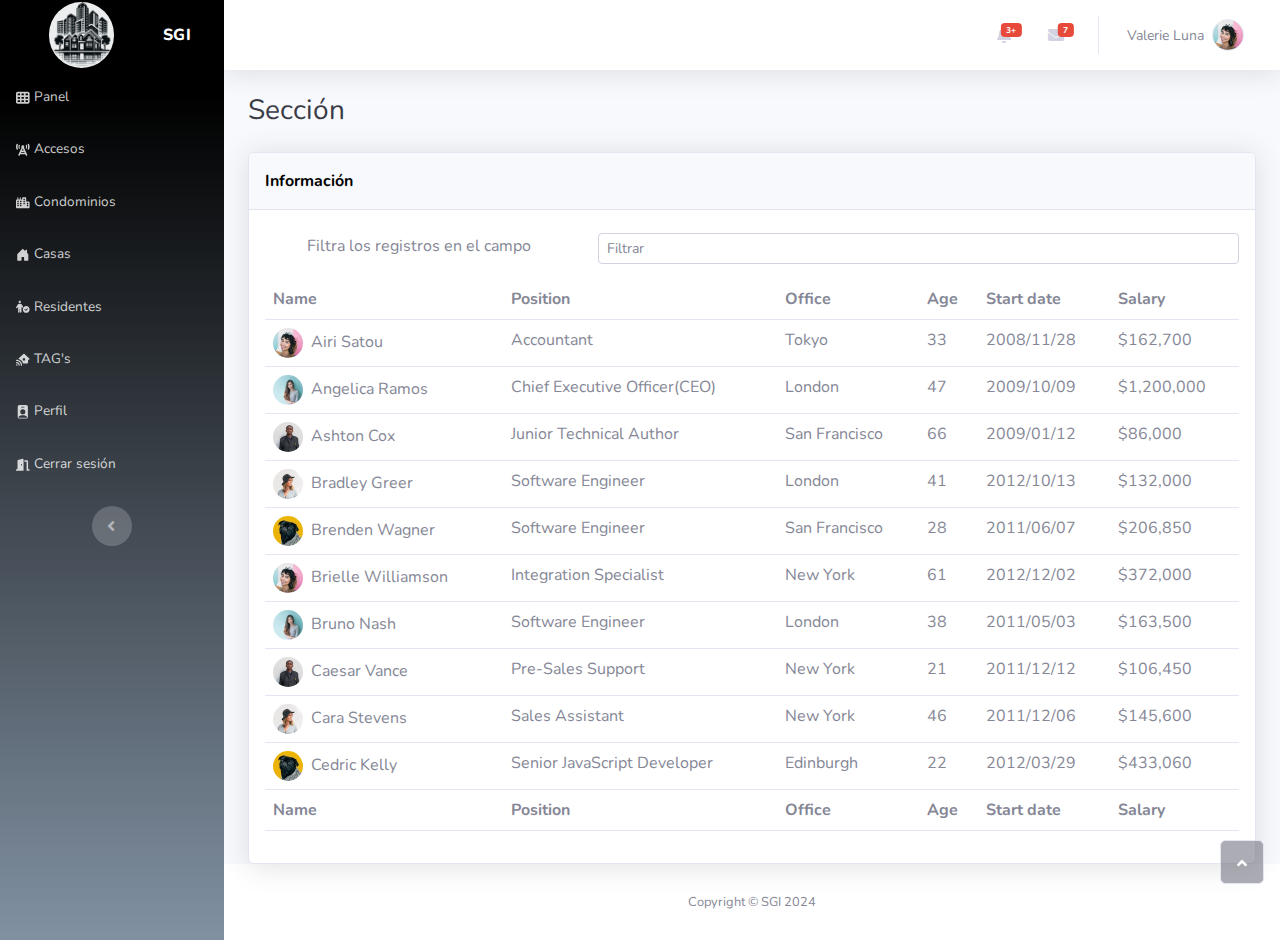
<file: bs-exports/table.html>
<!DOCTYPE html>
<html>

<head>
    <meta charset="utf-8">
    <meta name="viewport" content="width=device-width, initial-scale=1.0, shrink-to-fit=no">
    <title>Table - Brand</title>
    <meta name="author" content="Dante Castelán Carpinteyro">
    <meta name="twitter:image" content="https://sgi.castelancarpinteyro.com/assets/img/logo.jpeg">
    <meta property="og:image" content="https://sgi.castelancarpinteyro.com/assets/img/logo.jpeg">
    <link rel="icon" type="image/png" sizes="550x550" href="../assets/img/sgi-logo-resized.png">
    <link rel="icon" type="image/png" sizes="550x550" href="../assets/img/sgi-logo-resized.png">
    <link rel="icon" type="image/png" sizes="550x550" href="../assets/img/sgi-logo-resized.png">
    <link rel="icon" type="image/png" sizes="550x550" href="../assets/img/sgi-logo-resized.png">
    <link rel="icon" type="image/png" sizes="550x550" href="../assets/img/sgi-logo-resized.png">
    <link rel="stylesheet" href="../assets/bootstrap/css/bootstrap.min.css">
    <link rel="stylesheet" href="https://fonts.googleapis.com/css?family=Nunito:200,200i,300,300i,400,400i,600,600i,700,700i,800,800i,900,900i&amp;display=swap">
    <link rel="stylesheet" href="https://use.fontawesome.com/releases/v5.12.0/css/all.css">
    <link rel="stylesheet" href="../assets/css/sgi.css">
</head>

<body id="page-top">
    <div id="wrapper">
        <nav class="navbar navbar-dark align-items-start sidebar sidebar-dark accordion bg-gradient-primary p-0">
            <div class="container-fluid d-flex flex-column p-0"><a class="navbar-brand d-flex justify-content-center align-items-center sidebar-brand m-0" href="#">
                    <div class="sidebar-brand-icon mx-0 px-0"><img class="col-6 rounded-circle" src="../assets/img/sgi-logo-resized.png"></div>
                    <div class="sidebar-brand-text mx-3"><span>SGI</span></div>
                </a>
                <hr class="sidebar-divider my-0">
                <ul class="navbar-nav text-light" id="accordionSidebar">
                    <li class="nav-item"><a class="nav-link" href="index.html"><svg xmlns="http://www.w3.org/2000/svg" viewBox="0 0 512 512" width="1em" height="1em" fill="currentColor">
                                <!--! Font Awesome Free 6.1.1 by @fontawesome - https://fontawesome.com License - https://fontawesome.com/license/free (Icons: CC BY 4.0, Fonts: SIL OFL 1.1, Code: MIT License) Copyright 2022 Fonticons, Inc. -->
                                <path d="M448 32C483.3 32 512 60.65 512 96V416C512 451.3 483.3 480 448 480H64C28.65 480 0 451.3 0 416V96C0 60.65 28.65 32 64 32H448zM152 96H64V160H152V96zM208 160H296V96H208V160zM448 96H360V160H448V96zM64 288H152V224H64V288zM296 224H208V288H296V224zM360 288H448V224H360V288zM152 352H64V416H152V352zM208 416H296V352H208V416zM448 352H360V416H448V352z"></path>
                            </svg>&nbsp;<span>Panel</span></a></li>
                    <li class="nav-item"><a class="nav-link" href="index.html"><svg xmlns="http://www.w3.org/2000/svg" viewBox="0 -32 576 576" width="1em" height="1em" fill="currentColor">
                                <!--! Font Awesome Free 6.1.1 by @fontawesome - https://fontawesome.com License - https://fontawesome.com/license/free (Icons: CC BY 4.0, Fonts: SIL OFL 1.1, Code: MIT License) Copyright 2022 Fonticons, Inc. -->
                                <path d="M62.62 2.339C78.1 8.97 86.9 27.63 80.27 44.01C69.79 69.9 64 98.24 64 128C64 157.8 69.79 186.1 80.27 211.1C86.9 228.4 78.1 247 62.62 253.7C46.23 260.3 27.58 252.4 20.95 236C7.428 202.6 0 166.1 0 128C0 89.87 7.428 53.39 20.95 19.99C27.58 3.612 46.23-4.293 62.62 2.339V2.339zM513.4 2.339C529.8-4.293 548.4 3.612 555.1 19.99C568.6 53.39 576 89.87 576 128C576 166.1 568.6 202.6 555.1 236C548.4 252.4 529.8 260.3 513.4 253.7C497 247 489.1 228.4 495.7 211.1C506.2 186.1 512 157.8 512 128C512 98.24 506.2 69.9 495.7 44.01C489.1 27.63 497 8.969 513.4 2.338V2.339zM477.1 466.8C484.4 482.8 477.3 501.8 461.2 509.1C445.2 516.4 426.2 509.3 418.9 493.2L398.3 448H177.7L157.1 493.2C149.8 509.3 130.8 516.4 114.8 509.1C98.67 501.8 91.56 482.8 98.87 466.8L235.9 165.2C228.4 154.7 224 141.9 224 128C224 92.65 252.7 64 288 64C323.3 64 352 92.65 352 128C352 141.9 347.6 154.7 340.1 165.2L477.1 466.8zM369.2 384L354.7 352H221.3L206.8 384H369.2zM250.4 288H325.6L288 205.3L250.4 288zM152 128C152 147.4 156 165.8 163.3 182.4C168.6 194.5 163.1 208.7 150.9 213.1C138.8 219.3 124.6 213.8 119.3 201.6C109.5 179 104 154.1 104 128C104 101.9 109.5 76.96 119.3 54.39C124.6 42.25 138.8 36.7 150.9 42.01C163.1 47.31 168.6 61.46 163.3 73.61C156 90.23 152 108.6 152 128V128zM472 128C472 154.1 466.5 179 456.7 201.6C451.4 213.8 437.2 219.3 425.1 213.1C412.9 208.7 407.4 194.5 412.7 182.4C419.1 165.8 424 147.4 424 128C424 108.6 419.1 90.24 412.7 73.61C407.4 61.46 412.9 47.32 425.1 42.01C437.2 36.7 451.4 42.25 456.7 54.39C466.5 76.96 472 101.9 472 128V128z"></path>
                            </svg>&nbsp;<span>Accesos</span></a></li>
                    <li class="nav-item"><a class="nav-link" href="table.html"><svg xmlns="http://www.w3.org/2000/svg" viewBox="0 -64 640 640" width="1em" height="1em" fill="currentColor">
                                <!--! Font Awesome Free 6.1.1 by @fontawesome - https://fontawesome.com License - https://fontawesome.com/license/free (Icons: CC BY 4.0, Fonts: SIL OFL 1.1, Code: MIT License) Copyright 2022 Fonticons, Inc. -->
                                <path d="M480 192H592C618.5 192 640 213.5 640 240V464C640 490.5 618.5 512 592 512H48C21.49 512 0 490.5 0 464V144C0 117.5 21.49 96 48 96H64V24C64 10.75 74.75 0 88 0C101.3 0 112 10.75 112 24V96H176V24C176 10.75 186.7 0 200 0C213.3 0 224 10.75 224 24V96H288V48C288 21.49 309.5 0 336 0H432C458.5 0 480 21.49 480 48V192zM576 368C576 359.2 568.8 352 560 352H528C519.2 352 512 359.2 512 368V400C512 408.8 519.2 416 528 416H560C568.8 416 576 408.8 576 400V368zM240 416C248.8 416 256 408.8 256 400V368C256 359.2 248.8 352 240 352H208C199.2 352 192 359.2 192 368V400C192 408.8 199.2 416 208 416H240zM128 368C128 359.2 120.8 352 112 352H80C71.16 352 64 359.2 64 368V400C64 408.8 71.16 416 80 416H112C120.8 416 128 408.8 128 400V368zM528 256C519.2 256 512 263.2 512 272V304C512 312.8 519.2 320 528 320H560C568.8 320 576 312.8 576 304V272C576 263.2 568.8 256 560 256H528zM256 176C256 167.2 248.8 160 240 160H208C199.2 160 192 167.2 192 176V208C192 216.8 199.2 224 208 224H240C248.8 224 256 216.8 256 208V176zM80 160C71.16 160 64 167.2 64 176V208C64 216.8 71.16 224 80 224H112C120.8 224 128 216.8 128 208V176C128 167.2 120.8 160 112 160H80zM256 272C256 263.2 248.8 256 240 256H208C199.2 256 192 263.2 192 272V304C192 312.8 199.2 320 208 320H240C248.8 320 256 312.8 256 304V272zM112 320C120.8 320 128 312.8 128 304V272C128 263.2 120.8 256 112 256H80C71.16 256 64 263.2 64 272V304C64 312.8 71.16 320 80 320H112zM416 272C416 263.2 408.8 256 400 256H368C359.2 256 352 263.2 352 272V304C352 312.8 359.2 320 368 320H400C408.8 320 416 312.8 416 304V272zM368 64C359.2 64 352 71.16 352 80V112C352 120.8 359.2 128 368 128H400C408.8 128 416 120.8 416 112V80C416 71.16 408.8 64 400 64H368zM416 176C416 167.2 408.8 160 400 160H368C359.2 160 352 167.2 352 176V208C352 216.8 359.2 224 368 224H400C408.8 224 416 216.8 416 208V176z"></path>
                            </svg>&nbsp;<span>Condominios</span></a></li>
                    <li class="nav-item"><a class="nav-link" href="table.html"><svg xmlns="http://www.w3.org/2000/svg" width="1em" height="1em" fill="currentColor" viewBox="0 0 16 16" class="bi bi-house-door-fill">
                                <path d="M6.5 14.5v-3.505c0-.245.25-.495.5-.495h2c.25 0 .5.25.5.5v3.5a.5.5 0 0 0 .5.5h4a.5.5 0 0 0 .5-.5v-7a.5.5 0 0 0-.146-.354L13 5.793V2.5a.5.5 0 0 0-.5-.5h-1a.5.5 0 0 0-.5.5v1.293L8.354 1.146a.5.5 0 0 0-.708 0l-6 6A.5.5 0 0 0 1.5 7.5v7a.5.5 0 0 0 .5.5h4a.5.5 0 0 0 .5-.5z"></path>
                            </svg>&nbsp;<span>Casas</span></a></li>
                    <li class="nav-item"><a class="nav-link" href="table.html"><svg xmlns="http://www.w3.org/2000/svg" viewBox="0 -32 576 576" width="1em" height="1em" fill="currentColor">
                                <!--! Font Awesome Free 6.1.1 by @fontawesome - https://fontawesome.com License - https://fontawesome.com/license/free (Icons: CC BY 4.0, Fonts: SIL OFL 1.1, Code: MIT License) Copyright 2022 Fonticons, Inc. -->
                                <path d="M208 48C208 74.51 186.5 96 160 96C133.5 96 112 74.51 112 48C112 21.49 133.5 0 160 0C186.5 0 208 21.49 208 48zM152 352V480C152 497.7 137.7 512 120 512C102.3 512 88 497.7 88 480V256.9L59.43 304.5C50.33 319.6 30.67 324.5 15.52 315.4C.3696 306.3-4.531 286.7 4.573 271.5L62.85 174.6C80.2 145.7 111.4 128 145.1 128H174.9C208.6 128 239.8 145.7 257.2 174.6L302.1 249.3C285.1 266.9 273.4 287.7 265.5 310.8C263.6 308.9 261.1 306.8 260.6 304.5L232 256.9V480C232 497.7 217.7 512 200 512C182.3 512 168 497.7 168 480V352L152 352zM576 368C576 447.5 511.5 512 432 512C352.5 512 288 447.5 288 368C288 288.5 352.5 224 432 224C511.5 224 576 288.5 576 368zM476.7 324.7L416 385.4L387.3 356.7C381.1 350.4 370.9 350.4 364.7 356.7C358.4 362.9 358.4 373.1 364.7 379.3L404.7 419.3C410.9 425.6 421.1 425.6 427.3 419.3L499.3 347.3C505.6 341.1 505.6 330.9 499.3 324.7C493.1 318.4 482.9 318.4 476.7 324.7H476.7z"></path>
                            </svg>&nbsp;<span>Residentes</span></a></li>
                    <li class="nav-item"><a class="nav-link" href="table.html"><svg xmlns="http://www.w3.org/2000/svg" viewBox="0 -32 576 576" width="1em" height="1em" fill="currentColor">
                                <!--! Font Awesome Free 6.1.1 by @fontawesome - https://fontawesome.com License - https://fontawesome.com/license/free (Icons: CC BY 4.0, Fonts: SIL OFL 1.1, Code: MIT License) Copyright 2022 Fonticons, Inc. -->
                                <path d="M314.3 8.486C326.6-2.829 345.4-2.829 357.7 8.486L565.7 200.5C575.4 209.4 578.6 223.4 573.8 235.7C569 247.9 557.2 256 544 256H512V368C512 394.5 490.5 416 464 416H296.4C272.7 317.5 195.4 239.1 97.06 215.8C98.58 210.1 101.7 204.7 106.3 200.5L314.3 8.486zM304 192C295.2 192 287.1 199.2 287.1 208V272C287.1 280.8 295.2 288 304 288H368C376.8 288 384 280.8 384 272V208C384 199.2 376.8 192 368 192H304zM256 488C256 501.3 245.3 512 232 512C218.7 512 208 501.3 208 488C208 386.4 125.6 304 24 304C10.75 304 0 293.3 0 280C0 266.7 10.75 256 24 256C152.1 256 256 359.9 256 488zM0 480C0 462.3 14.33 448 32 448C49.67 448 64 462.3 64 480C64 497.7 49.67 512 32 512C14.33 512 0 497.7 0 480zM0 376C0 362.7 10.75 352 24 352C99.11 352 160 412.9 160 488C160 501.3 149.3 512 136 512C122.7 512 112 501.3 112 488C112 439.4 72.6 400 24 400C10.75 400 0 389.3 0 376z"></path>
                            </svg>&nbsp;<span>TAG's</span></a></li>
                    <li class="nav-item"><a class="nav-link" href="profile.html"><svg xmlns="http://www.w3.org/2000/svg" width="1em" height="1em" fill="currentColor" viewBox="0 0 16 16" class="bi bi-person-badge-fill">
                                <path d="M2 2a2 2 0 0 1 2-2h8a2 2 0 0 1 2 2v12a2 2 0 0 1-2 2H4a2 2 0 0 1-2-2V2zm4.5 0a.5.5 0 0 0 0 1h3a.5.5 0 0 0 0-1h-3zM8 11a3 3 0 1 0 0-6 3 3 0 0 0 0 6zm5 2.755C12.146 12.825 10.623 12 8 12s-4.146.826-5 1.755V14a1 1 0 0 0 1 1h8a1 1 0 0 0 1-1v-.245z"></path>
                            </svg>&nbsp;<span>Perfil</span></a></li>
                    <li class="nav-item"><a class="nav-link" href="php scripts/logout.php"><svg xmlns="http://www.w3.org/2000/svg" viewBox="0 -32 576 576" width="1em" height="1em" fill="currentColor">
                                <!--! Font Awesome Free 6.1.1 by @fontawesome - https://fontawesome.com License - https://fontawesome.com/license/free (Icons: CC BY 4.0, Fonts: SIL OFL 1.1, Code: MIT License) Copyright 2022 Fonticons, Inc. -->
                                <path d="M560 448H512V113.5c0-27.25-21.5-49.5-48-49.5L352 64.01V128h96V512h112c8.875 0 16-7.125 16-15.1v-31.1C576 455.1 568.9 448 560 448zM280.3 1.007l-192 49.75C73.1 54.51 64 67.76 64 82.88V448H16c-8.875 0-16 7.125-16 15.1v31.1C0 504.9 7.125 512 16 512H320V33.13C320 11.63 300.5-4.243 280.3 1.007zM232 288c-13.25 0-24-14.37-24-31.1c0-17.62 10.75-31.1 24-31.1S256 238.4 256 256C256 273.6 245.3 288 232 288z"></path>
                            </svg>&nbsp;<span>Cerrar sesión</span></a></li>
                </ul>
                <div class="text-center d-none d-md-inline"><button class="btn rounded-circle border-0" id="sidebarToggle" type="button"></button></div>
            </div>
        </nav>
        <div class="d-flex flex-column" id="content-wrapper">
            <div id="content">
                <nav class="navbar navbar-light navbar-expand bg-white shadow mb-4 topbar static-top">
                    <div class="container-fluid"><button class="btn btn-link d-md-none rounded-circle me-3" id="sidebarToggleTop" type="button"><i class="fas fa-bars"></i></button>
                        <ul class="navbar-nav flex-nowrap ms-auto">
                            <li class="nav-item dropdown d-sm-none no-arrow"><a class="dropdown-toggle nav-link" aria-expanded="false" data-bs-toggle="dropdown" href="#"><i class="fas fa-search"></i></a>
                                <div class="dropdown-menu dropdown-menu-end p-3 animated--grow-in" aria-labelledby="searchDropdown">
                                    <form class="me-auto navbar-search w-100">
                                        <div class="input-group"><input class="bg-light form-control border-0 small" type="text" placeholder="Search for ...">
                                            <div class="input-group-append"><button class="btn btn-primary py-0" type="button"><i class="fas fa-search"></i></button></div>
                                        </div>
                                    </form>
                                </div>
                            </li>
                            <li class="nav-item dropdown no-arrow mx-1">
                                <div class="nav-item dropdown no-arrow"><a class="dropdown-toggle nav-link" aria-expanded="false" data-bs-toggle="dropdown" href="#"><span class="badge bg-danger badge-counter">3+</span><i class="fas fa-bell fa-fw"></i></a>
                                    <div class="dropdown-menu dropdown-menu-end dropdown-list animated--grow-in">
                                        <h6 class="dropdown-header">alerts center</h6><a class="dropdown-item d-flex align-items-center" href="#">
                                            <div class="me-3">
                                                <div class="bg-primary icon-circle"><i class="fas fa-file-alt text-white"></i></div>
                                            </div>
                                            <div><span class="small text-gray-500">December 12, 2019</span>
                                                <p>A new monthly report is ready to download!</p>
                                            </div>
                                        </a><a class="dropdown-item d-flex align-items-center" href="#">
                                            <div class="me-3">
                                                <div class="bg-success icon-circle"><i class="fas fa-donate text-white"></i></div>
                                            </div>
                                            <div><span class="small text-gray-500">December 7, 2019</span>
                                                <p>$290.29 has been deposited into your account!</p>
                                            </div>
                                        </a><a class="dropdown-item d-flex align-items-center" href="#">
                                            <div class="me-3">
                                                <div class="bg-warning icon-circle"><i class="fas fa-exclamation-triangle text-white"></i></div>
                                            </div>
                                            <div><span class="small text-gray-500">December 2, 2019</span>
                                                <p>Spending Alert: We've noticed unusually high spending for your account.</p>
                                            </div>
                                        </a><a class="dropdown-item text-center small text-gray-500" href="#">Show All Alerts</a>
                                    </div>
                                </div>
                            </li>
                            <li class="nav-item dropdown no-arrow mx-1">
                                <div class="nav-item dropdown no-arrow"><a class="dropdown-toggle nav-link" aria-expanded="false" data-bs-toggle="dropdown" href="#"><span class="badge bg-danger badge-counter">7</span><i class="fas fa-envelope fa-fw"></i></a>
                                    <div class="dropdown-menu dropdown-menu-end dropdown-list animated--grow-in">
                                        <h6 class="dropdown-header">alerts center</h6><a class="dropdown-item d-flex align-items-center" href="#">
                                            <div class="dropdown-list-image me-3"><img class="rounded-circle" src="../assets/img/avatars/avatar4.jpeg">
                                                <div class="bg-success status-indicator"></div>
                                            </div>
                                            <div class="fw-bold">
                                                <div class="text-truncate"><span>Hi there! I am wondering if you can help me with a problem I've been having.</span></div>
                                                <p class="small text-gray-500 mb-0">Emily Fowler - 58m</p>
                                            </div>
                                        </a><a class="dropdown-item d-flex align-items-center" href="#">
                                            <div class="dropdown-list-image me-3"><img class="rounded-circle" src="../assets/img/avatars/avatar2.jpeg">
                                                <div class="status-indicator"></div>
                                            </div>
                                            <div class="fw-bold">
                                                <div class="text-truncate"><span>I have the photos that you ordered last month!</span></div>
                                                <p class="small text-gray-500 mb-0">Jae Chun - 1d</p>
                                            </div>
                                        </a><a class="dropdown-item d-flex align-items-center" href="#">
                                            <div class="dropdown-list-image me-3"><img class="rounded-circle" src="../assets/img/avatars/avatar3.jpeg">
                                                <div class="bg-warning status-indicator"></div>
                                            </div>
                                            <div class="fw-bold">
                                                <div class="text-truncate"><span>Last month's report looks great, I am very happy with the progress so far, keep up the good work!</span></div>
                                                <p class="small text-gray-500 mb-0">Morgan Alvarez - 2d</p>
                                            </div>
                                        </a><a class="dropdown-item d-flex align-items-center" href="#">
                                            <div class="dropdown-list-image me-3"><img class="rounded-circle" src="../assets/img/avatars/avatar5.jpeg">
                                                <div class="bg-success status-indicator"></div>
                                            </div>
                                            <div class="fw-bold">
                                                <div class="text-truncate"><span>Am I a good boy? The reason I ask is because someone told me that people say this to all dogs, even if they aren't good...</span></div>
                                                <p class="small text-gray-500 mb-0">Chicken the Dog · 2w</p>
                                            </div>
                                        </a><a class="dropdown-item text-center small text-gray-500" href="#">Show All Alerts</a>
                                    </div>
                                </div>
                                <div class="shadow dropdown-list dropdown-menu dropdown-menu-end" aria-labelledby="alertsDropdown"></div>
                            </li>
                            <div class="d-none d-sm-block topbar-divider"></div>
                            <li class="nav-item dropdown no-arrow">
                                <div class="nav-item dropdown no-arrow"><a class="dropdown-toggle nav-link" aria-expanded="false" data-bs-toggle="dropdown" href="#"><span class="d-none d-lg-inline me-2 text-gray-600 small">Valerie Luna</span><img class="border rounded-circle img-profile" src="../assets/img/avatars/avatar1.jpeg"></a>
                                    <div class="dropdown-menu shadow dropdown-menu-end animated--grow-in"><a class="dropdown-item" href="#"><i class="fas fa-user fa-sm fa-fw me-2 text-gray-400"></i>&nbsp;Profile</a><a class="dropdown-item" href="#"><i class="fas fa-cogs fa-sm fa-fw me-2 text-gray-400"></i>&nbsp;Settings</a><a class="dropdown-item" href="#"><i class="fas fa-list fa-sm fa-fw me-2 text-gray-400"></i>&nbsp;Activity log</a>
                                        <div class="dropdown-divider"></div><a class="dropdown-item" href="#"><i class="fas fa-sign-out-alt fa-sm fa-fw me-2 text-gray-400"></i>&nbsp;Logout</a>
                                    </div>
                                </div>
                            </li>
                        </ul>
                    </div>
                </nav>
                <div class="container-fluid">
                    <h3 class="text-dark mb-4">Sección</h3>
                    <div class="card shadow">
                        <div class="card-header py-3">
                            <p class="text-primary m-0 fw-bold primary-text-branding-color">Información</p>
                        </div>
                        <div class="card-body">
                            <div class="row">
                                <div class="col col-12">
                                    <div id="dataTable_filter" class="dataTables_filter">
                                        <div class="row">
                                            <div class="col col-12 col-md-4 d-flex align-middle"><span class="d-flex justify-content-center col-12 py-2">Filtra los registros en el campo</span></div>
                                            <div class="col col-12 col-md-8"><label class="col-form-label col-12"><input type="search" class="form-control form-control-sm" aria-controls="dataTable" placeholder="Filtrar"></label></div>
                                        </div>
                                    </div>
                                </div>
                            </div>
                            <div class="table-responsive table mt-2" id="dataTable" role="grid" aria-describedby="dataTable_info">
                                <table class="table my-0" id="dataTable">
                                    <thead>
                                        <tr>
                                            <th>Name</th>
                                            <th>Position</th>
                                            <th>Office</th>
                                            <th>Age</th>
                                            <th>Start date</th>
                                            <th>Salary</th>
                                        </tr>
                                    </thead>
                                    <tbody>
                                        <tr>
                                            <td><img class="rounded-circle me-2" width="30" height="30" src="../assets/img/avatars/avatar1.jpeg">Airi Satou</td>
                                            <td>Accountant</td>
                                            <td>Tokyo</td>
                                            <td>33</td>
                                            <td>2008/11/28</td>
                                            <td>$162,700</td>
                                        </tr>
                                        <tr>
                                            <td><img class="rounded-circle me-2" width="30" height="30" src="../assets/img/avatars/avatar2.jpeg">Angelica Ramos</td>
                                            <td>Chief Executive Officer(CEO)</td>
                                            <td>London</td>
                                            <td>47</td>
                                            <td>2009/10/09<br></td>
                                            <td>$1,200,000</td>
                                        </tr>
                                        <tr>
                                            <td><img class="rounded-circle me-2" width="30" height="30" src="../assets/img/avatars/avatar3.jpeg">Ashton Cox</td>
                                            <td>Junior Technical Author</td>
                                            <td>San Francisco</td>
                                            <td>66</td>
                                            <td>2009/01/12<br></td>
                                            <td>$86,000</td>
                                        </tr>
                                        <tr>
                                            <td><img class="rounded-circle me-2" width="30" height="30" src="../assets/img/avatars/avatar4.jpeg">Bradley Greer</td>
                                            <td>Software Engineer</td>
                                            <td>London</td>
                                            <td>41</td>
                                            <td>2012/10/13<br></td>
                                            <td>$132,000</td>
                                        </tr>
                                        <tr>
                                            <td><img class="rounded-circle me-2" width="30" height="30" src="../assets/img/avatars/avatar5.jpeg">Brenden Wagner</td>
                                            <td>Software Engineer</td>
                                            <td>San Francisco</td>
                                            <td>28</td>
                                            <td>2011/06/07<br></td>
                                            <td>$206,850</td>
                                        </tr>
                                        <tr>
                                            <td><img class="rounded-circle me-2" width="30" height="30" src="../assets/img/avatars/avatar1.jpeg">Brielle Williamson</td>
                                            <td>Integration Specialist</td>
                                            <td>New York</td>
                                            <td>61</td>
                                            <td>2012/12/02<br></td>
                                            <td>$372,000</td>
                                        </tr>
                                        <tr>
                                            <td><img class="rounded-circle me-2" width="30" height="30" src="../assets/img/avatars/avatar2.jpeg">Bruno Nash<br></td>
                                            <td>Software Engineer</td>
                                            <td>London</td>
                                            <td>38</td>
                                            <td>2011/05/03<br></td>
                                            <td>$163,500</td>
                                        </tr>
                                        <tr>
                                            <td><img class="rounded-circle me-2" width="30" height="30" src="../assets/img/avatars/avatar3.jpeg">Caesar Vance</td>
                                            <td>Pre-Sales Support</td>
                                            <td>New York</td>
                                            <td>21</td>
                                            <td>2011/12/12<br></td>
                                            <td>$106,450</td>
                                        </tr>
                                        <tr>
                                            <td><img class="rounded-circle me-2" width="30" height="30" src="../assets/img/avatars/avatar4.jpeg">Cara Stevens</td>
                                            <td>Sales Assistant</td>
                                            <td>New York</td>
                                            <td>46</td>
                                            <td>2011/12/06<br></td>
                                            <td>$145,600</td>
                                        </tr>
                                        <tr>
                                            <td><img class="rounded-circle me-2" width="30" height="30" src="../assets/img/avatars/avatar5.jpeg">Cedric Kelly</td>
                                            <td>Senior JavaScript Developer</td>
                                            <td>Edinburgh</td>
                                            <td>22</td>
                                            <td>2012/03/29<br></td>
                                            <td>$433,060</td>
                                        </tr>
                                    </tbody>
                                    <tfoot>
                                        <tr>
                                            <td><strong>Name</strong></td>
                                            <td><strong>Position</strong></td>
                                            <td><strong>Office</strong></td>
                                            <td><strong>Age</strong></td>
                                            <td><strong>Start date</strong></td>
                                            <td><strong>Salary</strong></td>
                                        </tr>
                                    </tfoot>
                                </table>
                            </div>
                        </div>
                    </div>
                </div>
            </div>
            <footer class="bg-white sticky-footer">
                <div class="container my-auto">
                    <div class="text-center my-auto copyright"><span>Copyright © SGI 2024</span></div>
                </div>
            </footer>
        </div><a class="border rounded d-inline scroll-to-top" href="#page-top"><i class="fas fa-angle-up"></i></a>
    </div>
    <script src="https://cdnjs.cloudflare.com/ajax/libs/jquery/3.6.0/jquery.min.js"></script>
    <script src="https://cdn.jsdelivr.net/npm/bootstrap@5.2.0/dist/js/bootstrap.bundle.min.js"></script>
    <script src="../assets/js/bs-init.js"></script>
    <script src="../assets/js/theme.js"></script>
</body>

</html>
</file>
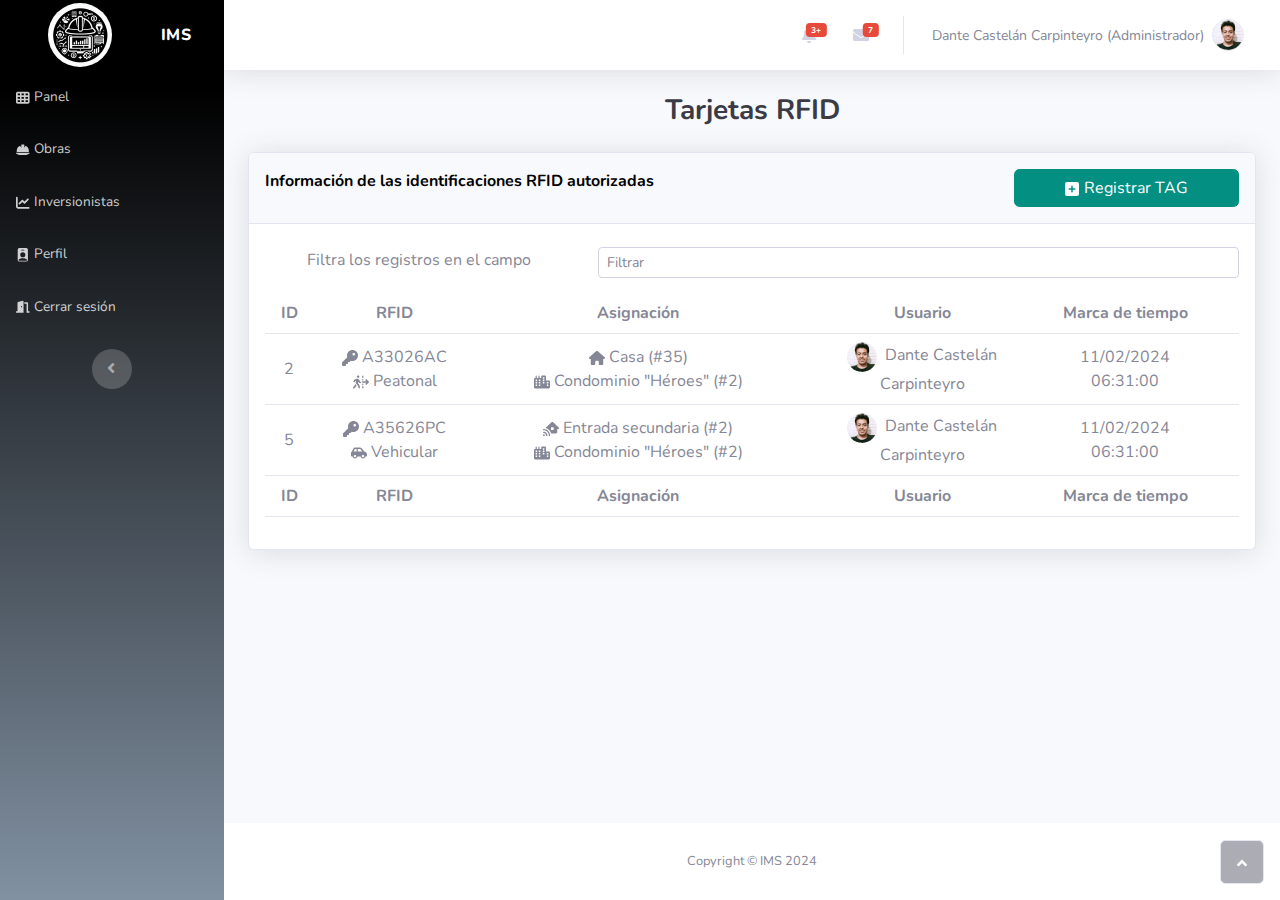
<file: bs-exports/tags.html>
<!DOCTYPE html>
<html>

<head>
    <meta charset="utf-8">
    <meta name="viewport" content="width=device-width, initial-scale=1.0, shrink-to-fit=no">
    <title>Table - Brand</title>
    <meta name="author" content="Dante Castelán Carpinteyro">
    <meta name="twitter:image" content="https://ims.castelancarpinteyro.com/assets/img/logo.jpeg">
    <meta property="og:image" content="https://ims.castelancarpinteyro.com/assets/img/logo.jpeg">
    <link rel="icon" type="image/png" sizes="550x550" href="../assets/img/sgi-logo-resized.png">
    <link rel="icon" type="image/png" sizes="550x550" href="../assets/img/sgi-logo-resized.png">
    <link rel="icon" type="image/png" sizes="550x550" href="../assets/img/sgi-logo-resized.png">
    <link rel="icon" type="image/png" sizes="550x550" href="../assets/img/sgi-logo-resized.png">
    <link rel="icon" type="image/png" sizes="550x550" href="../assets/img/sgi-logo-resized.png">
    <link rel="stylesheet" href="../assets/bootstrap/css/bootstrap.min.css">
    <link rel="stylesheet" href="https://fonts.googleapis.com/css?family=Nunito:200,200i,300,300i,400,400i,600,600i,700,700i,800,800i,900,900i&amp;display=swap">
    <link rel="stylesheet" href="https://use.fontawesome.com/releases/v5.12.0/css/all.css">
    <link rel="stylesheet" href="../assets/css/best-carousel-slide.css">
    <link rel="stylesheet" href="../assets/css/ims.css">
    <link rel="stylesheet" href="../assets/css/progress-circle.css">
</head>

<body id="page-top">
    <div id="wrapper">
        <nav class="navbar navbar-dark align-items-start sidebar sidebar-dark accordion bg-gradient-primary p-0">
            <div class="container-fluid d-flex flex-column p-0"><a class="navbar-brand d-flex justify-content-center align-items-center sidebar-brand m-0" href="#">
                    <div class="sidebar-brand-icon mx-0 px-0"><img class="col-6 rounded-circle" src="../assets/img/logo.jpeg"></div>
                    <div class="sidebar-brand-text mx-3"><span>IMS</span></div>
                </a>
                <hr class="sidebar-divider my-0">
                <ul class="navbar-nav text-light" id="accordionSidebar">
                    <li class="nav-item"><a class="nav-link" href="index.html"><svg xmlns="http://www.w3.org/2000/svg" viewBox="0 0 512 512" width="1em" height="1em" fill="currentColor">
                                <!--! Font Awesome Free 6.1.1 by @fontawesome - https://fontawesome.com License - https://fontawesome.com/license/free (Icons: CC BY 4.0, Fonts: SIL OFL 1.1, Code: MIT License) Copyright 2022 Fonticons, Inc. -->
                                <path d="M448 32C483.3 32 512 60.65 512 96V416C512 451.3 483.3 480 448 480H64C28.65 480 0 451.3 0 416V96C0 60.65 28.65 32 64 32H448zM152 96H64V160H152V96zM208 160H296V96H208V160zM448 96H360V160H448V96zM64 288H152V224H64V288zM296 224H208V288H296V224zM360 288H448V224H360V288zM152 352H64V416H152V352zM208 416H296V352H208V416zM448 352H360V416H448V352z"></path>
                            </svg>&nbsp;<span>Panel</span></a></li>
                    <li class="nav-item"><a class="nav-link" href="current-building-works.html"><svg xmlns="http://www.w3.org/2000/svg" viewBox="0 -32 576 576" width="1em" height="1em" fill="currentColor">
                                <!--! Font Awesome Free 6.1.1 by @fontawesome - https://fontawesome.com License - https://fontawesome.com/license/free (Icons: CC BY 4.0, Fonts: SIL OFL 1.1, Code: MIT License) Copyright 2022 Fonticons, Inc. -->
                                <path d="M544 280.9c0-89.17-61.83-165.4-139.6-197.4L352 174.2V49.78C352 39.91 344.1 32 334.2 32H241.8C231.9 32 224 39.91 224 49.78v124.4L171.6 83.53C93.83 115.5 32 191.7 32 280.9L31.99 352h512L544 280.9zM574.7 393.7C572.2 387.8 566.4 384 560 384h-544c-6.375 0-12.16 3.812-14.69 9.656c-2.531 5.875-1.344 12.69 3.062 17.34C7.031 413.8 72.02 480 287.1 480s280.1-66.19 283.6-69C576 406.3 577.2 399.5 574.7 393.7z"></path>
                            </svg>&nbsp;<span>Obras</span></a></li>
                    <li class="nav-item"><a class="nav-link" href="access-history.html"><svg xmlns="http://www.w3.org/2000/svg" viewBox="0 0 512 512" width="1em" height="1em" fill="currentColor">
                                <!--! Font Awesome Free 6.1.1 by @fontawesome - https://fontawesome.com License - https://fontawesome.com/license/free (Icons: CC BY 4.0, Fonts: SIL OFL 1.1, Code: MIT License) Copyright 2022 Fonticons, Inc. -->
                                <path d="M64 400C64 408.8 71.16 416 80 416H480C497.7 416 512 430.3 512 448C512 465.7 497.7 480 480 480H80C35.82 480 0 444.2 0 400V64C0 46.33 14.33 32 32 32C49.67 32 64 46.33 64 64V400zM342.6 278.6C330.1 291.1 309.9 291.1 297.4 278.6L240 221.3L150.6 310.6C138.1 323.1 117.9 323.1 105.4 310.6C92.88 298.1 92.88 277.9 105.4 265.4L217.4 153.4C229.9 140.9 250.1 140.9 262.6 153.4L320 210.7L425.4 105.4C437.9 92.88 458.1 92.88 470.6 105.4C483.1 117.9 483.1 138.1 470.6 150.6L342.6 278.6z"></path>
                            </svg>&nbsp;<span>Inversionistas</span></a></li>
                    <li class="nav-item"><a class="nav-link" href="profile.html"><svg xmlns="http://www.w3.org/2000/svg" width="1em" height="1em" fill="currentColor" viewBox="0 0 16 16" class="bi bi-person-badge-fill">
                                <path d="M2 2a2 2 0 0 1 2-2h8a2 2 0 0 1 2 2v12a2 2 0 0 1-2 2H4a2 2 0 0 1-2-2V2zm4.5 0a.5.5 0 0 0 0 1h3a.5.5 0 0 0 0-1h-3zM8 11a3 3 0 1 0 0-6 3 3 0 0 0 0 6zm5 2.755C12.146 12.825 10.623 12 8 12s-4.146.826-5 1.755V14a1 1 0 0 0 1 1h8a1 1 0 0 0 1-1v-.245z"></path>
                            </svg>&nbsp;<span>Perfil</span></a></li>
                    <li class="nav-item"><a class="nav-link" href="php scripts/logout.php"><svg xmlns="http://www.w3.org/2000/svg" viewBox="0 -32 576 576" width="1em" height="1em" fill="currentColor">
                                <!--! Font Awesome Free 6.1.1 by @fontawesome - https://fontawesome.com License - https://fontawesome.com/license/free (Icons: CC BY 4.0, Fonts: SIL OFL 1.1, Code: MIT License) Copyright 2022 Fonticons, Inc. -->
                                <path d="M560 448H512V113.5c0-27.25-21.5-49.5-48-49.5L352 64.01V128h96V512h112c8.875 0 16-7.125 16-15.1v-31.1C576 455.1 568.9 448 560 448zM280.3 1.007l-192 49.75C73.1 54.51 64 67.76 64 82.88V448H16c-8.875 0-16 7.125-16 15.1v31.1C0 504.9 7.125 512 16 512H320V33.13C320 11.63 300.5-4.243 280.3 1.007zM232 288c-13.25 0-24-14.37-24-31.1c0-17.62 10.75-31.1 24-31.1S256 238.4 256 256C256 273.6 245.3 288 232 288z"></path>
                            </svg>&nbsp;<span>Cerrar sesión</span></a></li>
                </ul>
                <div class="text-center d-none d-md-inline"><button class="btn rounded-circle border-0" id="sidebarToggle" type="button"></button></div>
            </div>
        </nav>
        <div class="d-flex flex-column" id="content-wrapper">
            <div id="content">
                <nav class="navbar navbar-light navbar-expand bg-white shadow mb-4 topbar static-top">
                    <div class="container-fluid"><button class="btn btn-link d-md-none rounded-circle me-3" id="sidebarToggleTop" type="button"><i class="fas fa-bars"></i></button>
                        <ul class="navbar-nav flex-nowrap ms-auto">
                            <li class="nav-item dropdown d-sm-none no-arrow"><a class="dropdown-toggle nav-link" aria-expanded="false" data-bs-toggle="dropdown" href="#"><i class="fas fa-search"></i></a>
                                <div class="dropdown-menu dropdown-menu-end p-3 animated--grow-in" aria-labelledby="searchDropdown">
                                    <form class="me-auto navbar-search w-100">
                                        <div class="input-group"><input class="bg-light form-control border-0 small" type="text" placeholder="Search for ...">
                                            <div class="input-group-append"><button class="btn btn-primary py-0" type="button"><i class="fas fa-search"></i></button></div>
                                        </div>
                                    </form>
                                </div>
                            </li>
                            <li class="nav-item dropdown no-arrow mx-1">
                                <div class="nav-item dropdown no-arrow"><a class="dropdown-toggle nav-link" aria-expanded="false" data-bs-toggle="dropdown" href="#"><span class="badge bg-danger badge-counter">3+</span><i class="fas fa-bell fa-fw"></i></a>
                                    <div class="dropdown-menu dropdown-menu-end dropdown-list animated--grow-in">
                                        <h6 class="dropdown-header">alerts center</h6><a class="dropdown-item d-flex align-items-center" href="#">
                                            <div class="me-3">
                                                <div class="bg-primary icon-circle"><i class="fas fa-file-alt text-white"></i></div>
                                            </div>
                                            <div><span class="small text-gray-500">December 12, 2019</span>
                                                <p>A new monthly report is ready to download!</p>
                                            </div>
                                        </a><a class="dropdown-item d-flex align-items-center" href="#">
                                            <div class="me-3">
                                                <div class="bg-success icon-circle"><i class="fas fa-donate text-white"></i></div>
                                            </div>
                                            <div><span class="small text-gray-500">December 7, 2019</span>
                                                <p>$290.29 has been deposited into your account!</p>
                                            </div>
                                        </a><a class="dropdown-item d-flex align-items-center" href="#">
                                            <div class="me-3">
                                                <div class="bg-warning icon-circle"><i class="fas fa-exclamation-triangle text-white"></i></div>
                                            </div>
                                            <div><span class="small text-gray-500">December 2, 2019</span>
                                                <p>Spending Alert: We've noticed unusually high spending for your account.</p>
                                            </div>
                                        </a><a class="dropdown-item text-center small text-gray-500" href="#">Show All Alerts</a>
                                    </div>
                                </div>
                            </li>
                            <li class="nav-item dropdown no-arrow mx-1">
                                <div class="nav-item dropdown no-arrow"><a class="dropdown-toggle nav-link" aria-expanded="false" data-bs-toggle="dropdown" href="#"><span class="badge bg-danger badge-counter">7</span><i class="fas fa-envelope fa-fw"></i></a>
                                    <div class="dropdown-menu dropdown-menu-end dropdown-list animated--grow-in">
                                        <h6 class="dropdown-header">alerts center</h6><a class="dropdown-item d-flex align-items-center" href="#">
                                            <div class="dropdown-list-image me-3"><img class="rounded-circle" src="../assets/img/avatars/avatar4.jpeg">
                                                <div class="bg-success status-indicator"></div>
                                            </div>
                                            <div class="fw-bold">
                                                <div class="text-truncate"><span>Hi there! I am wondering if you can help me with a problem I've been having.</span></div>
                                                <p class="small text-gray-500 mb-0">Emily Fowler - 58m</p>
                                            </div>
                                        </a><a class="dropdown-item d-flex align-items-center" href="#">
                                            <div class="dropdown-list-image me-3"><img class="rounded-circle" src="../assets/img/avatars/avatar2.jpeg">
                                                <div class="status-indicator"></div>
                                            </div>
                                            <div class="fw-bold">
                                                <div class="text-truncate"><span>I have the photos that you ordered last month!</span></div>
                                                <p class="small text-gray-500 mb-0">Jae Chun - 1d</p>
                                            </div>
                                        </a><a class="dropdown-item d-flex align-items-center" href="#">
                                            <div class="dropdown-list-image me-3"><img class="rounded-circle" src="../assets/img/avatars/avatar3.jpeg">
                                                <div class="bg-warning status-indicator"></div>
                                            </div>
                                            <div class="fw-bold">
                                                <div class="text-truncate"><span>Last month's report looks great, I am very happy with the progress so far, keep up the good work!</span></div>
                                                <p class="small text-gray-500 mb-0">Morgan Alvarez - 2d</p>
                                            </div>
                                        </a><a class="dropdown-item d-flex align-items-center" href="#">
                                            <div class="dropdown-list-image me-3"><img class="rounded-circle" src="../assets/img/avatars/avatar5.jpeg">
                                                <div class="bg-success status-indicator"></div>
                                            </div>
                                            <div class="fw-bold">
                                                <div class="text-truncate"><span>Am I a good boy? The reason I ask is because someone told me that people say this to all dogs, even if they aren't good...</span></div>
                                                <p class="small text-gray-500 mb-0">Chicken the Dog · 2w</p>
                                            </div>
                                        </a><a class="dropdown-item text-center small text-gray-500" href="#">Show All Alerts</a>
                                    </div>
                                </div>
                                <div class="shadow dropdown-list dropdown-menu dropdown-menu-end" aria-labelledby="alertsDropdown"></div>
                            </li>
                            <div class="d-none d-sm-block topbar-divider"></div>
                            <li class="nav-item dropdown no-arrow">
                                <div class="nav-item dropdown no-arrow"><a class="dropdown-toggle nav-link" aria-expanded="false" data-bs-toggle="dropdown" href="#"><span class="d-none d-lg-inline me-2 text-gray-600 small">Dante Castelán Carpinteyro (Administrador)</span><img class="border rounded-circle img-profile" src="../assets/img/avatars/dante.jpg"></a>
                                    <div class="dropdown-menu shadow dropdown-menu-end animated--grow-in"><a class="dropdown-item" href="#"><i class="fas fa-user fa-sm fa-fw me-2 text-gray-400"></i>&nbsp;Perfil</a><a class="dropdown-item" href="#"><i class="fas fa-cogs fa-sm fa-fw me-2 text-gray-400"></i>&nbsp;Configuraciones</a><a class="dropdown-item" href="#"><i class="fas fa-list fa-sm fa-fw me-2 text-gray-400"></i>&nbsp;Actividad</a>
                                        <div class="dropdown-divider"></div><a class="dropdown-item" href="#"><i class="fas fa-sign-out-alt fa-sm fa-fw me-2 text-gray-400"></i>&nbsp;Cerrar sesión</a>
                                    </div>
                                </div>
                            </li>
                        </ul>
                    </div>
                </nav>
                <div class="container-fluid">
                    <h3 class="text-dark mb-4 text-center fw-bold">Tarjetas RFID</h3>
                    <div class="card shadow">
                        <div class="card-header py-3">
                            <div class="row">
                                <div class="col d-flex align-middle col-12 col-md-9">
                                    <p class="text-primary m-0 fw-bold primary-text-branding-color d-flex align-middle col col-12">Información de las identificaciones RFID autorizadas</p>
                                </div>
                                <div class="col col-12 col-md-3"><a class="btn btn-primary col-12 primary-background-branding-color" href="#" type="button" data-bs-toggle="modal" data-bs-target="#modal-1"><svg xmlns="http://www.w3.org/2000/svg" viewBox="-32 0 512 512" width="1em" height="1em" fill="currentColor">
                                            <!--! Font Awesome Free 6.1.1 by @fontawesome - https://fontawesome.com License - https://fontawesome.com/license/free (Icons: CC BY 4.0, Fonts: SIL OFL 1.1, Code: MIT License) Copyright 2022 Fonticons, Inc. -->
                                            <path d="M384 32C419.3 32 448 60.65 448 96V416C448 451.3 419.3 480 384 480H64C28.65 480 0 451.3 0 416V96C0 60.65 28.65 32 64 32H384zM224 368C237.3 368 248 357.3 248 344V280H312C325.3 280 336 269.3 336 256C336 242.7 325.3 232 312 232H248V168C248 154.7 237.3 144 224 144C210.7 144 200 154.7 200 168V232H136C122.7 232 112 242.7 112 256C112 269.3 122.7 280 136 280H200V344C200 357.3 210.7 368 224 368z"></path>
                                        </svg>&nbsp;Registrar TAG</a></div>
                            </div>
                        </div>
                        <div class="card-body">
                            <div class="row">
                                <div class="col col-12">
                                    <div id="dataTable_filter" class="dataTables_filter">
                                        <div class="row">
                                            <div class="col col-12 col-md-4 d-flex align-middle"><span class="d-flex justify-content-center col-12 py-2">Filtra los registros en el campo</span></div>
                                            <div class="col col-12 col-md-8"><label class="col-form-label col-12"><input type="search" class="form-control form-control-sm" aria-controls="dataTable" placeholder="Filtrar"></label></div>
                                        </div>
                                    </div>
                                </div>
                            </div>
                            <div class="table-responsive table mt-2" id="dataTable" role="grid" aria-describedby="dataTable_info">
                                <table class="table my-0 text-center" id="dataTable">
                                    <thead>
                                        <tr>
                                            <th style="width: 5%;">ID</th>
                                            <th class="col-2">RFID</th>
                                            <th class="col-4">Asignación</th>
                                            <th class="col-3">Usuario</th>
                                            <th class="col-2">Marca de tiempo</th>
                                        </tr>
                                    </thead>
                                    <tbody>
                                        <tr class="align-middle">
                                            <td>2</td>
                                            <td>
                                                <div class="row">
                                                    <div class="col col-12"><span><svg xmlns="http://www.w3.org/2000/svg" viewBox="0 0 512 512" width="1em" height="1em" fill="currentColor">
                                                                <!--! Font Awesome Free 6.1.1 by @fontawesome - https://fontawesome.com License - https://fontawesome.com/license/free (Icons: CC BY 4.0, Fonts: SIL OFL 1.1, Code: MIT License) Copyright 2022 Fonticons, Inc. -->
                                                                <path d="M282.3 343.7L248.1 376.1C244.5 381.5 238.4 384 232 384H192V424C192 437.3 181.3 448 168 448H128V488C128 501.3 117.3 512 104 512H24C10.75 512 0 501.3 0 488V408C0 401.6 2.529 395.5 7.029 391L168.3 229.7C162.9 212.8 160 194.7 160 176C160 78.8 238.8 0 336 0C433.2 0 512 78.8 512 176C512 273.2 433.2 352 336 352C317.3 352 299.2 349.1 282.3 343.7zM376 176C398.1 176 416 158.1 416 136C416 113.9 398.1 96 376 96C353.9 96 336 113.9 336 136C336 158.1 353.9 176 376 176z"></path>
                                                            </svg>&nbsp;A33026AC<br></span></div>
                                                    <div class="col col-12"><span><svg xmlns="http://www.w3.org/2000/svg" viewBox="0 -64 640 640" width="1em" height="1em" fill="currentColor">
                                                                <!--! Font Awesome Free 6.1.1 by @fontawesome - https://fontawesome.com License - https://fontawesome.com/license/free (Icons: CC BY 4.0, Fonts: SIL OFL 1.1, Code: MIT License) Copyright 2022 Fonticons, Inc. -->
                                                                <path d="M160 48C160 21.49 181.5 0 208 0C234.5 0 256 21.49 256 48C256 74.51 234.5 96 208 96C181.5 96 160 74.51 160 48V48zM112.7 205.4C97.41 212.2 85.42 224.6 79.22 240.1L77.71 243.9C71.15 260.3 52.53 268.3 36.12 261.7C19.71 255.1 11.73 236.5 18.29 220.1L19.8 216.3C32.19 185.4 56.18 160.5 86.66 146.9L97.66 142C118.5 132.8 140.1 128 163.7 128C208.3 128 248.5 154.8 265.6 195.9L280.1 232.7L302.3 243.4C318.1 251.3 324.5 270.5 316.6 286.3C308.7 302.1 289.5 308.5 273.7 300.6L247 287.3C236.7 282.1 228.6 273.4 224.2 262.8L214.6 239.8L195.3 305.3L244.8 359.4C250.2 365.3 254.1 372.4 256 380.2L279 472.2C283.3 489.4 272.9 506.8 255.8 511C238.6 515.3 221.2 504.9 216.1 487.8L194.9 399.6L124.3 322.5C109.5 306.4 103.1 283.9 109.6 262.8L126.5 199.3C125.6 199.7 124.6 200.1 123.7 200.5L112.7 205.4zM100.7 344.2L141.4 388.6L126.9 424.8C124.5 430.9 120.9 436.4 116.3 440.9L54.63 502.6C42.13 515.1 21.87 515.1 9.372 502.6C-3.124 490.1-3.124 469.9 9.372 457.4L68.73 398L93.69 335.6C95.84 338.6 98.17 341.4 100.7 344.2H100.7zM630.6 233.4C643.1 245.9 643.1 266.1 630.6 278.6L550.6 358.6C538.1 371.1 517.9 371.1 505.4 358.6C492.9 346.1 492.9 325.9 505.4 313.4L530.7 288H384C366.3 288 352 273.7 352 256C352 238.3 366.3 224 384 224H530.7L505.4 198.6C492.9 186.1 492.9 165.9 505.4 153.4C517.9 140.9 538.1 140.9 550.6 153.4L630.6 233.4zM392 0C405.3 0 416 10.75 416 24V72C416 85.25 405.3 96 392 96C378.7 96 368 85.25 368 72V24C368 10.75 378.7 0 392 0zM416 168C416 181.3 405.3 192 392 192C378.7 192 368 181.3 368 168V152C368 138.7 378.7 128 392 128C405.3 128 416 138.7 416 152V168zM392 320C405.3 320 416 330.7 416 344V360C416 373.3 405.3 384 392 384C378.7 384 368 373.3 368 360V344C368 330.7 378.7 320 392 320zM416 488C416 501.3 405.3 512 392 512C378.7 512 368 501.3 368 488V440C368 426.7 378.7 416 392 416C405.3 416 416 426.7 416 440V488z"></path>
                                                            </svg>&nbsp;Peatonal<br></span></div>
                                                </div>
                                            </td>
                                            <td>
                                                <div class="row">
                                                    <div class="col col-12 py-0"><span><svg xmlns="http://www.w3.org/2000/svg" viewBox="0 -32 576 576" width="1em" height="1em" fill="currentColor">
                                                                <!--! Font Awesome Free 6.1.1 by @fontawesome - https://fontawesome.com License - https://fontawesome.com/license/free (Icons: CC BY 4.0, Fonts: SIL OFL 1.1, Code: MIT License) Copyright 2022 Fonticons, Inc. -->
                                                                <path d="M575.8 255.5C575.8 273.5 560.8 287.6 543.8 287.6H511.8L512.5 447.7C512.5 450.5 512.3 453.1 512 455.8V472C512 494.1 494.1 512 472 512H456C454.9 512 453.8 511.1 452.7 511.9C451.3 511.1 449.9 512 448.5 512H392C369.9 512 352 494.1 352 472V384C352 366.3 337.7 352 320 352H256C238.3 352 224 366.3 224 384V472C224 494.1 206.1 512 184 512H128.1C126.6 512 125.1 511.9 123.6 511.8C122.4 511.9 121.2 512 120 512H104C81.91 512 64 494.1 64 472V360C64 359.1 64.03 358.1 64.09 357.2V287.6H32.05C14.02 287.6 0 273.5 0 255.5C0 246.5 3.004 238.5 10.01 231.5L266.4 8.016C273.4 1.002 281.4 0 288.4 0C295.4 0 303.4 2.004 309.5 7.014L564.8 231.5C572.8 238.5 576.9 246.5 575.8 255.5L575.8 255.5z"></path>
                                                            </svg>&nbsp;Casa (#35)<br></span></div>
                                                    <div class="col col-12"><span><svg xmlns="http://www.w3.org/2000/svg" viewBox="0 -64 640 640" width="1em" height="1em" fill="currentColor">
                                                                <!--! Font Awesome Free 6.1.1 by @fontawesome - https://fontawesome.com License - https://fontawesome.com/license/free (Icons: CC BY 4.0, Fonts: SIL OFL 1.1, Code: MIT License) Copyright 2022 Fonticons, Inc. -->
                                                                <path d="M480 192H592C618.5 192 640 213.5 640 240V464C640 490.5 618.5 512 592 512H48C21.49 512 0 490.5 0 464V144C0 117.5 21.49 96 48 96H64V24C64 10.75 74.75 0 88 0C101.3 0 112 10.75 112 24V96H176V24C176 10.75 186.7 0 200 0C213.3 0 224 10.75 224 24V96H288V48C288 21.49 309.5 0 336 0H432C458.5 0 480 21.49 480 48V192zM576 368C576 359.2 568.8 352 560 352H528C519.2 352 512 359.2 512 368V400C512 408.8 519.2 416 528 416H560C568.8 416 576 408.8 576 400V368zM240 416C248.8 416 256 408.8 256 400V368C256 359.2 248.8 352 240 352H208C199.2 352 192 359.2 192 368V400C192 408.8 199.2 416 208 416H240zM128 368C128 359.2 120.8 352 112 352H80C71.16 352 64 359.2 64 368V400C64 408.8 71.16 416 80 416H112C120.8 416 128 408.8 128 400V368zM528 256C519.2 256 512 263.2 512 272V304C512 312.8 519.2 320 528 320H560C568.8 320 576 312.8 576 304V272C576 263.2 568.8 256 560 256H528zM256 176C256 167.2 248.8 160 240 160H208C199.2 160 192 167.2 192 176V208C192 216.8 199.2 224 208 224H240C248.8 224 256 216.8 256 208V176zM80 160C71.16 160 64 167.2 64 176V208C64 216.8 71.16 224 80 224H112C120.8 224 128 216.8 128 208V176C128 167.2 120.8 160 112 160H80zM256 272C256 263.2 248.8 256 240 256H208C199.2 256 192 263.2 192 272V304C192 312.8 199.2 320 208 320H240C248.8 320 256 312.8 256 304V272zM112 320C120.8 320 128 312.8 128 304V272C128 263.2 120.8 256 112 256H80C71.16 256 64 263.2 64 272V304C64 312.8 71.16 320 80 320H112zM416 272C416 263.2 408.8 256 400 256H368C359.2 256 352 263.2 352 272V304C352 312.8 359.2 320 368 320H400C408.8 320 416 312.8 416 304V272zM368 64C359.2 64 352 71.16 352 80V112C352 120.8 359.2 128 368 128H400C408.8 128 416 120.8 416 112V80C416 71.16 408.8 64 400 64H368zM416 176C416 167.2 408.8 160 400 160H368C359.2 160 352 167.2 352 176V208C352 216.8 359.2 224 368 224H400C408.8 224 416 216.8 416 208V176z"></path>
                                                            </svg>&nbsp;Condominio "Héroes" (#2)<br></span></div>
                                                </div>
                                            </td>
                                            <td>
                                                <div class="row">
                                                    <div class="col col-12"><span><img class="rounded-circle me-2" width="30" height="30" src="../assets/img/avatars/dante.jpg">Dante Castelán Carpinteyro</span></div>
                                                </div>
                                            </td>
                                            <td>11/02/2024 06:31:00</td>
                                        </tr>
                                        <tr class="align-middle">
                                            <td>5</td>
                                            <td>
                                                <div class="row">
                                                    <div class="col col-12"><span><svg xmlns="http://www.w3.org/2000/svg" viewBox="0 0 512 512" width="1em" height="1em" fill="currentColor">
                                                                <!--! Font Awesome Free 6.1.1 by @fontawesome - https://fontawesome.com License - https://fontawesome.com/license/free (Icons: CC BY 4.0, Fonts: SIL OFL 1.1, Code: MIT License) Copyright 2022 Fonticons, Inc. -->
                                                                <path d="M282.3 343.7L248.1 376.1C244.5 381.5 238.4 384 232 384H192V424C192 437.3 181.3 448 168 448H128V488C128 501.3 117.3 512 104 512H24C10.75 512 0 501.3 0 488V408C0 401.6 2.529 395.5 7.029 391L168.3 229.7C162.9 212.8 160 194.7 160 176C160 78.8 238.8 0 336 0C433.2 0 512 78.8 512 176C512 273.2 433.2 352 336 352C317.3 352 299.2 349.1 282.3 343.7zM376 176C398.1 176 416 158.1 416 136C416 113.9 398.1 96 376 96C353.9 96 336 113.9 336 136C336 158.1 353.9 176 376 176z"></path>
                                                            </svg>&nbsp;A35626PC<br></span></div>
                                                    <div class="col col-12"><span><svg xmlns="http://www.w3.org/2000/svg" viewBox="0 -64 640 640" width="1em" height="1em" fill="currentColor">
                                                                <!--! Font Awesome Free 6.1.1 by @fontawesome - https://fontawesome.com License - https://fontawesome.com/license/free (Icons: CC BY 4.0, Fonts: SIL OFL 1.1, Code: MIT License) Copyright 2022 Fonticons, Inc. -->
                                                                <path d="M640 320V368C640 385.7 625.7 400 608 400H574.7C567.1 445.4 527.6 480 480 480C432.4 480 392.9 445.4 385.3 400H254.7C247.1 445.4 207.6 480 160 480C112.4 480 72.94 445.4 65.33 400H32C14.33 400 0 385.7 0 368V256C0 228.9 16.81 205.8 40.56 196.4L82.2 92.35C96.78 55.9 132.1 32 171.3 32H353.2C382.4 32 409.1 45.26 428.2 68.03L528.2 193C591.2 200.1 640 254.8 640 319.1V320zM171.3 96C158.2 96 146.5 103.1 141.6 116.1L111.3 192H224V96H171.3zM272 192H445.4L378.2 108C372.2 100.4 362.1 96 353.2 96H272V192zM525.3 400C527 394.1 528 389.6 528 384C528 357.5 506.5 336 480 336C453.5 336 432 357.5 432 384C432 389.6 432.1 394.1 434.7 400C441.3 418.6 459.1 432 480 432C500.9 432 518.7 418.6 525.3 400zM205.3 400C207 394.1 208 389.6 208 384C208 357.5 186.5 336 160 336C133.5 336 112 357.5 112 384C112 389.6 112.1 394.1 114.7 400C121.3 418.6 139.1 432 160 432C180.9 432 198.7 418.6 205.3 400z"></path>
                                                            </svg>&nbsp;Vehicular<br></span></div>
                                                </div>
                                            </td>
                                            <td>
                                                <div class="row">
                                                    <div class="col col-12 py-0"><span><svg xmlns="http://www.w3.org/2000/svg" viewBox="0 -32 576 576" width="1em" height="1em" fill="currentColor">
                                                                <!--! Font Awesome Free 6.1.1 by @fontawesome - https://fontawesome.com License - https://fontawesome.com/license/free (Icons: CC BY 4.0, Fonts: SIL OFL 1.1, Code: MIT License) Copyright 2022 Fonticons, Inc. -->
                                                                <path d="M314.3 8.486C326.6-2.829 345.4-2.829 357.7 8.486L565.7 200.5C575.4 209.4 578.6 223.4 573.8 235.7C569 247.9 557.2 256 544 256H512V368C512 394.5 490.5 416 464 416H296.4C272.7 317.5 195.4 239.1 97.06 215.8C98.58 210.1 101.7 204.7 106.3 200.5L314.3 8.486zM304 192C295.2 192 287.1 199.2 287.1 208V272C287.1 280.8 295.2 288 304 288H368C376.8 288 384 280.8 384 272V208C384 199.2 376.8 192 368 192H304zM256 488C256 501.3 245.3 512 232 512C218.7 512 208 501.3 208 488C208 386.4 125.6 304 24 304C10.75 304 0 293.3 0 280C0 266.7 10.75 256 24 256C152.1 256 256 359.9 256 488zM0 480C0 462.3 14.33 448 32 448C49.67 448 64 462.3 64 480C64 497.7 49.67 512 32 512C14.33 512 0 497.7 0 480zM0 376C0 362.7 10.75 352 24 352C99.11 352 160 412.9 160 488C160 501.3 149.3 512 136 512C122.7 512 112 501.3 112 488C112 439.4 72.6 400 24 400C10.75 400 0 389.3 0 376z"></path>
                                                            </svg>&nbsp;Entrada secundaria (#2)<br></span></div>
                                                    <div class="col col-12"><span><svg xmlns="http://www.w3.org/2000/svg" viewBox="0 -64 640 640" width="1em" height="1em" fill="currentColor">
                                                                <!--! Font Awesome Free 6.1.1 by @fontawesome - https://fontawesome.com License - https://fontawesome.com/license/free (Icons: CC BY 4.0, Fonts: SIL OFL 1.1, Code: MIT License) Copyright 2022 Fonticons, Inc. -->
                                                                <path d="M480 192H592C618.5 192 640 213.5 640 240V464C640 490.5 618.5 512 592 512H48C21.49 512 0 490.5 0 464V144C0 117.5 21.49 96 48 96H64V24C64 10.75 74.75 0 88 0C101.3 0 112 10.75 112 24V96H176V24C176 10.75 186.7 0 200 0C213.3 0 224 10.75 224 24V96H288V48C288 21.49 309.5 0 336 0H432C458.5 0 480 21.49 480 48V192zM576 368C576 359.2 568.8 352 560 352H528C519.2 352 512 359.2 512 368V400C512 408.8 519.2 416 528 416H560C568.8 416 576 408.8 576 400V368zM240 416C248.8 416 256 408.8 256 400V368C256 359.2 248.8 352 240 352H208C199.2 352 192 359.2 192 368V400C192 408.8 199.2 416 208 416H240zM128 368C128 359.2 120.8 352 112 352H80C71.16 352 64 359.2 64 368V400C64 408.8 71.16 416 80 416H112C120.8 416 128 408.8 128 400V368zM528 256C519.2 256 512 263.2 512 272V304C512 312.8 519.2 320 528 320H560C568.8 320 576 312.8 576 304V272C576 263.2 568.8 256 560 256H528zM256 176C256 167.2 248.8 160 240 160H208C199.2 160 192 167.2 192 176V208C192 216.8 199.2 224 208 224H240C248.8 224 256 216.8 256 208V176zM80 160C71.16 160 64 167.2 64 176V208C64 216.8 71.16 224 80 224H112C120.8 224 128 216.8 128 208V176C128 167.2 120.8 160 112 160H80zM256 272C256 263.2 248.8 256 240 256H208C199.2 256 192 263.2 192 272V304C192 312.8 199.2 320 208 320H240C248.8 320 256 312.8 256 304V272zM112 320C120.8 320 128 312.8 128 304V272C128 263.2 120.8 256 112 256H80C71.16 256 64 263.2 64 272V304C64 312.8 71.16 320 80 320H112zM416 272C416 263.2 408.8 256 400 256H368C359.2 256 352 263.2 352 272V304C352 312.8 359.2 320 368 320H400C408.8 320 416 312.8 416 304V272zM368 64C359.2 64 352 71.16 352 80V112C352 120.8 359.2 128 368 128H400C408.8 128 416 120.8 416 112V80C416 71.16 408.8 64 400 64H368zM416 176C416 167.2 408.8 160 400 160H368C359.2 160 352 167.2 352 176V208C352 216.8 359.2 224 368 224H400C408.8 224 416 216.8 416 208V176z"></path>
                                                            </svg>&nbsp;Condominio "Héroes" (#2)<br></span></div>
                                                </div>
                                            </td>
                                            <td>
                                                <div class="row">
                                                    <div class="col col-12"><span><img class="rounded-circle me-2" width="30" height="30" src="../assets/img/avatars/dante.jpg">Dante Castelán Carpinteyro</span></div>
                                                </div>
                                            </td>
                                            <td>11/02/2024 06:31:00</td>
                                        </tr>
                                    </tbody>
                                    <tfoot>
                                        <tr>
                                            <td><strong>ID</strong></td>
                                            <td><strong>RFID</strong></td>
                                            <td><strong>Asignación</strong></td>
                                            <td><strong>Usuario</strong></td>
                                            <td><strong>Marca de tiempo</strong></td>
                                            <td></td>
                                        </tr>
                                    </tfoot>
                                </table>
                            </div>
                        </div>
                    </div>
                </div>
            </div>
            <footer class="bg-white sticky-footer">
                <div class="container my-auto">
                    <div class="text-center my-auto copyright"><span>Copyright © IMS 2024</span></div>
                </div>
            </footer>
        </div><a class="border rounded d-inline scroll-to-top" href="#page-top"><i class="fas fa-angle-up"></i></a>
    </div>
    <div class="modal fade" role="dialog" tabindex="-1" id="modal-1">
        <div class="modal-dialog modal-lg modal-dialog-centered" role="document">
            <div class="modal-content">
                <div class="modal-header">
                    <h4 class="modal-title">Registrar nueva tarjeta RFID&nbsp;<svg xmlns="http://www.w3.org/2000/svg" viewBox="0 0 512 512" width="1em" height="1em" fill="currentColor">
                            <!--! Font Awesome Free 6.1.1 by @fontawesome - https://fontawesome.com License - https://fontawesome.com/license/free (Icons: CC BY 4.0, Fonts: SIL OFL 1.1, Code: MIT License) Copyright 2022 Fonticons, Inc. -->
                            <path d="M282.3 343.7L248.1 376.1C244.5 381.5 238.4 384 232 384H192V424C192 437.3 181.3 448 168 448H128V488C128 501.3 117.3 512 104 512H24C10.75 512 0 501.3 0 488V408C0 401.6 2.529 395.5 7.029 391L168.3 229.7C162.9 212.8 160 194.7 160 176C160 78.8 238.8 0 336 0C433.2 0 512 78.8 512 176C512 273.2 433.2 352 336 352C317.3 352 299.2 349.1 282.3 343.7zM376 176C398.1 176 416 158.1 416 136C416 113.9 398.1 96 376 96C353.9 96 336 113.9 336 136C336 158.1 353.9 176 376 176z"></path>
                        </svg></h4><button type="button" class="btn-close" data-bs-dismiss="modal" aria-label="Close"></button>
                </div>
                <div class="modal-body">
                    <div class="row py-2 pb-0">
                        <div class="col justify-content-center text-center">
                            <p>Por favor, ingrese la información de la tarjeta RFID a registrar.</p>
                        </div>
                    </div>
                    <div class="row">
                        <div class="col">
                            <form id="rfid-form" action="php scripts/register-rfid-tag.php" method="post">
                                <div class="row justify-content-center pb-1">
                                    <div class="col col-12 col-md-3"><label class="col-form-label text-center col col-12" for="rfid-key"><svg xmlns="http://www.w3.org/2000/svg" viewBox="0 0 512 512" width="1em" height="1em" fill="currentColor">
                                                <!--! Font Awesome Free 6.1.1 by @fontawesome - https://fontawesome.com License - https://fontawesome.com/license/free (Icons: CC BY 4.0, Fonts: SIL OFL 1.1, Code: MIT License) Copyright 2022 Fonticons, Inc. -->
                                                <path d="M282.3 343.7L248.1 376.1C244.5 381.5 238.4 384 232 384H192V424C192 437.3 181.3 448 168 448H128V488C128 501.3 117.3 512 104 512H24C10.75 512 0 501.3 0 488V408C0 401.6 2.529 395.5 7.029 391L168.3 229.7C162.9 212.8 160 194.7 160 176C160 78.8 238.8 0 336 0C433.2 0 512 78.8 512 176C512 273.2 433.2 352 336 352C317.3 352 299.2 349.1 282.3 343.7zM376 176C398.1 176 416 158.1 416 136C416 113.9 398.1 96 376 96C353.9 96 336 113.9 336 136C336 158.1 353.9 176 376 176z"></path>
                                            </svg>&nbsp;Clave de RFID</label></div>
                                    <div class="col col-12 col-md-6"><input class="form-control" type="text" id="rfid_key" name="rfid_key" required="" placeholder="Código"></div>
                                </div>
                                <div class="row justify-content-center pb-1">
                                    <div class="col col-12 col-md-2"><label class="col-form-label text-center col col-12" for="condominium-key"><svg xmlns="http://www.w3.org/2000/svg" viewBox="0 -64 640 640" width="1em" height="1em" fill="currentColor">
                                                <!--! Font Awesome Free 6.1.1 by @fontawesome - https://fontawesome.com License - https://fontawesome.com/license/free (Icons: CC BY 4.0, Fonts: SIL OFL 1.1, Code: MIT License) Copyright 2022 Fonticons, Inc. -->
                                                <path d="M480 192H592C618.5 192 640 213.5 640 240V464C640 490.5 618.5 512 592 512H48C21.49 512 0 490.5 0 464V144C0 117.5 21.49 96 48 96H64V24C64 10.75 74.75 0 88 0C101.3 0 112 10.75 112 24V96H176V24C176 10.75 186.7 0 200 0C213.3 0 224 10.75 224 24V96H288V48C288 21.49 309.5 0 336 0H432C458.5 0 480 21.49 480 48V192zM576 368C576 359.2 568.8 352 560 352H528C519.2 352 512 359.2 512 368V400C512 408.8 519.2 416 528 416H560C568.8 416 576 408.8 576 400V368zM240 416C248.8 416 256 408.8 256 400V368C256 359.2 248.8 352 240 352H208C199.2 352 192 359.2 192 368V400C192 408.8 199.2 416 208 416H240zM128 368C128 359.2 120.8 352 112 352H80C71.16 352 64 359.2 64 368V400C64 408.8 71.16 416 80 416H112C120.8 416 128 408.8 128 400V368zM528 256C519.2 256 512 263.2 512 272V304C512 312.8 519.2 320 528 320H560C568.8 320 576 312.8 576 304V272C576 263.2 568.8 256 560 256H528zM256 176C256 167.2 248.8 160 240 160H208C199.2 160 192 167.2 192 176V208C192 216.8 199.2 224 208 224H240C248.8 224 256 216.8 256 208V176zM80 160C71.16 160 64 167.2 64 176V208C64 216.8 71.16 224 80 224H112C120.8 224 128 216.8 128 208V176C128 167.2 120.8 160 112 160H80zM256 272C256 263.2 248.8 256 240 256H208C199.2 256 192 263.2 192 272V304C192 312.8 199.2 320 208 320H240C248.8 320 256 312.8 256 304V272zM112 320C120.8 320 128 312.8 128 304V272C128 263.2 120.8 256 112 256H80C71.16 256 64 263.2 64 272V304C64 312.8 71.16 320 80 320H112zM416 272C416 263.2 408.8 256 400 256H368C359.2 256 352 263.2 352 272V304C352 312.8 359.2 320 368 320H400C408.8 320 416 312.8 416 304V272zM368 64C359.2 64 352 71.16 352 80V112C352 120.8 359.2 128 368 128H400C408.8 128 416 120.8 416 112V80C416 71.16 408.8 64 400 64H368zM416 176C416 167.2 408.8 160 400 160H368C359.2 160 352 167.2 352 176V208C352 216.8 359.2 224 368 224H400C408.8 224 416 216.8 416 208V176z"></path>
                                            </svg>&nbsp;Condominio</label></div>
                                    <div class="col col-12 col-md-6"><select id="condominium-key" name="condominium-key" class="form-select">
    <optgroup label="Condominios disponibles">
        <option value="0" selected>Selecciona</option>
        <option value="1">Condominio "Héroes"</option>
        <option value="2">Condominio "República"</option>
        <option value="3">Condominio "Volcán"</option>
    </optgroup>
</select></div>
                                </div>
                                <div class="row justify-content-center pb-1">
                                    <div class="col col-12 col-md-2"><label class="col-form-label text-center col col-12" for="house-key"><svg xmlns="http://www.w3.org/2000/svg" viewBox="0 -64 640 640" width="1em" height="1em" fill="currentColor">
                                                <!--! Font Awesome Free 6.1.1 by @fontawesome - https://fontawesome.com License - https://fontawesome.com/license/free (Icons: CC BY 4.0, Fonts: SIL OFL 1.1, Code: MIT License) Copyright 2022 Fonticons, Inc. -->
                                                <path d="M480 192H592C618.5 192 640 213.5 640 240V464C640 490.5 618.5 512 592 512H48C21.49 512 0 490.5 0 464V144C0 117.5 21.49 96 48 96H64V24C64 10.75 74.75 0 88 0C101.3 0 112 10.75 112 24V96H176V24C176 10.75 186.7 0 200 0C213.3 0 224 10.75 224 24V96H288V48C288 21.49 309.5 0 336 0H432C458.5 0 480 21.49 480 48V192zM576 368C576 359.2 568.8 352 560 352H528C519.2 352 512 359.2 512 368V400C512 408.8 519.2 416 528 416H560C568.8 416 576 408.8 576 400V368zM240 416C248.8 416 256 408.8 256 400V368C256 359.2 248.8 352 240 352H208C199.2 352 192 359.2 192 368V400C192 408.8 199.2 416 208 416H240zM128 368C128 359.2 120.8 352 112 352H80C71.16 352 64 359.2 64 368V400C64 408.8 71.16 416 80 416H112C120.8 416 128 408.8 128 400V368zM528 256C519.2 256 512 263.2 512 272V304C512 312.8 519.2 320 528 320H560C568.8 320 576 312.8 576 304V272C576 263.2 568.8 256 560 256H528zM256 176C256 167.2 248.8 160 240 160H208C199.2 160 192 167.2 192 176V208C192 216.8 199.2 224 208 224H240C248.8 224 256 216.8 256 208V176zM80 160C71.16 160 64 167.2 64 176V208C64 216.8 71.16 224 80 224H112C120.8 224 128 216.8 128 208V176C128 167.2 120.8 160 112 160H80zM256 272C256 263.2 248.8 256 240 256H208C199.2 256 192 263.2 192 272V304C192 312.8 199.2 320 208 320H240C248.8 320 256 312.8 256 304V272zM112 320C120.8 320 128 312.8 128 304V272C128 263.2 120.8 256 112 256H80C71.16 256 64 263.2 64 272V304C64 312.8 71.16 320 80 320H112zM416 272C416 263.2 408.8 256 400 256H368C359.2 256 352 263.2 352 272V304C352 312.8 359.2 320 368 320H400C408.8 320 416 312.8 416 304V272zM368 64C359.2 64 352 71.16 352 80V112C352 120.8 359.2 128 368 128H400C408.8 128 416 120.8 416 112V80C416 71.16 408.8 64 400 64H368zM416 176C416 167.2 408.8 160 400 160H368C359.2 160 352 167.2 352 176V208C352 216.8 359.2 224 368 224H400C408.8 224 416 216.8 416 208V176z"></path>
                                            </svg>&nbsp;Casa</label></div>
                                    <div class="col col-12 col-md-6"><select id="house-key" name="house-key" class="form-select">
    <optgroup label="Casas disponibles">
        <option value="0">Selecciona</option>
        <option value="1">Casa #34</option>
        <option value="2">Casa #45</option>
        <option value="3">Casa #18</option>
    </optgroup>
</select></div>
                                </div>
                                <div class="row justify-content-center">
                                    <div class="col col-2">
                                        <div class="form-check justify-content-between"><input class="form-check-input" type="checkbox" id="rfid-status" name="rfid-status" checked=""><label class="form-check-label" for="rfid-status">Activo</label></div>
                                    </div>
                                </div>
                            </form>
                        </div>
                    </div>
                </div>
                <div class="modal-footer"><button class="btn btn-light" type="button" data-bs-dismiss="modal">Cerrar</button><button class="btn btn-primary primary-background-branding-color" type="submit" onclick="document.getElementById(&#39;rfid-form&#39;).submit();"><svg xmlns="http://www.w3.org/2000/svg" width="1em" height="1em" fill="currentColor" viewBox="0 0 16 16" class="bi bi-plus-square-fill">
                            <path d="M2 0a2 2 0 0 0-2 2v12a2 2 0 0 0 2 2h12a2 2 0 0 0 2-2V2a2 2 0 0 0-2-2H2zm6.5 4.5v3h3a.5.5 0 0 1 0 1h-3v3a.5.5 0 0 1-1 0v-3h-3a.5.5 0 0 1 0-1h3v-3a.5.5 0 0 1 1 0z"></path>
                        </svg>&nbsp;Añadir<br></button></div>
            </div>
        </div>
    </div>
    <script src="https://cdnjs.cloudflare.com/ajax/libs/jquery/3.6.0/jquery.min.js"></script>
    <script src="https://cdn.jsdelivr.net/npm/bootstrap@5.2.0/dist/js/bootstrap.bundle.min.js"></script>
    <script src="../assets/js/bs-init.js"></script>
    <script src="../assets/js/theme.js"></script>
</body>

</html>
</file>
<file: assets/css/best-carousel-slide.css>
div.jumbotron.carousel-hero {
  color: #fff;
  text-align: center;
  background-size: cover;
  background-position: center;
  padding-top: 100px;
  padding-bottom: 100px;
  margin-bottom: 0;
}

div.jumbotron.hero-nature {
  background-image: url('../../assets/img/architect-at-the-construction.jpg');
}

div.jumbotron.hero-photography {
  background-image: url('../../assets/img/architects-and-worker.jpg');
}

div.jumbotron.hero-technology {
  background-image: url('../../assets/img/young-college-students.jpg');
}

h1.hero-title, h2.hero-title, h3.hero-title {
  text-shadow: 0 3px 3px rgba(0,0,0,0.4);
  color: #fff;
}

p.hero-subtitle {
  /*max-width: 600px;*/
  /*margin: 25px auto;*/
  padding: 10px 15px;
  color: #fff;
}

.plat {
  border-radius: 0px;
}

.btn-primary.focus, .btn-primary:focus {
  box-shadow: 0 0 0 0 #048f83!important;
}

.btn-primary:hover {
  color: #fff;
  background-color: #016090;
  border-color: #016090;
}

.btn.btn-primary {
  background-color: #048f83!important;
  border-color: #048f83!important;
}

.btn-primary.focus, .btn-primary:focus {
  box-shadow: 0 0 0 .2rem rgba(0,123,255,.5);
}

* {
  /*box-sizing: inherit;*/
}

*:before, *:after {
  /*box-sizing: inherit;*/
}

span {
  font-style: inherit;
  font-weight: inherit;
}

.carousel-custom-text-effect {
  background-color: rgba(119,111,100,0.64);
  border-radius: 20px;
  color: var(--bs-gray-dark);
  display: inline-block;
  -webkit-text-stroke-width: 1.5px;
  -webkit-text-stroke-color: black;
}

.hero-nature.carousel-hero.jumbotron {
}

.hero-title {
}

.hero-title.custom-hero-title {
  color: black;
  background-color: rgba(255,255,255,0.41);
  display: inline-block;
  -webkit-text-stroke-width: 1.5px;
  -webkit-text-stroke-color: black;
  padding: 1%;
  border-radius: 20px;
}
</file>
<file: assets/css/ims.css>
.bg-gradient-primary {
  /*background-color: white;*/
  background-image: linear-gradient(180deg, black 10%, #8191a2 100%);
  /*background-size: cover;*/
}

.primary-background-branding-color {
  background-color: black;
}

.primary-background-branding-color:hover {
  background-color: rgb(78, 78, 78);
}

.secondary-background-branding-color {
  background-color: #8191a2;
}

.primary-text-branding-color {
  color: black !important;
}

.primary-text-branding-color:hover, .primary-text-branding-color:focus, .primary-text-branding-color:active {
  color: #8191a2 !important;
}

.secondary-text-branding-color {
  color: #8191a2 !important;
}

.secondary-text-branding-color:hover, .secondary-text-branding-color:focus, .secondary-text-branding-color:active {
  color: black !important;
}

.chart-area canvas {
  max-height: 200px !important;
}

custom-paragraph {
  text-align: justify !important;
  text-indent: 5% !important;
}

.basic-inverse-brand-colors {
  background-color: white !important;
  color: black !important;
}

a.basic-brand-colors, button.basic-brand-colors, .btn.btn-primary.basic-brand-colors {
  background-color: black !important;
  color: white !important;
  border-radius: 15px;
}

.bg-primary.force-black {
  background-color: rgba(0, 0, 0,1) !important;
}
</file>
<file: assets/css/progress-circle.css>
.progress-circle {
  position: relative;
  width: 100px;
  height: 100px;
}

.progress-circle svg {
  transform: rotate(-90deg);
}

.progress-circle-bg {
  fill: none;
  stroke: #ddd;
  stroke-width: 10;
}

.progress-circle-fill {
  fill: none;
  stroke: #007bff;
  stroke-width: 10;
  stroke-dasharray: 283;
  stroke-dashoffset: calc(283 - (283 * var(--progress) / 100));
  transition: stroke-dashoffset 0.5s ease;
}

.progress-circle-text {
  position: absolute;
  top: 40%;
  left: 50%;
  transform: translate(-50%, -50%);
  font-size: 20px;
  font-weight: bold;
  margin-bottom: 0px;
}
</file>
<file: assets/css/sgi.css>
.bg-gradient-primary {
  /*background-color: white;*/
  background-image: linear-gradient(180deg, black 10%, #8191a2 100%);
  /*background-size: cover;*/
}

.primary-background-branding-color {
  background-color: black;
}

.primary-background-branding-color:hover {
  background-color: rgb(78, 78, 78);
}

.secondary-background-branding-color {
  background-color: #8191a2;
}

.primary-text-branding-color {
  color: black !important;
}

.primary-text-branding-color:hover, .primary-text-branding-color:focus, .primary-text-branding-color:active {
  color: #8191a2 !important;
}

.secondary-text-branding-color {
  color: #8191a2 !important;
}

.secondary-text-branding-color:hover, .secondary-text-branding-color:focus, .secondary-text-branding-color:active {
  color: black !important;
}
</file>
